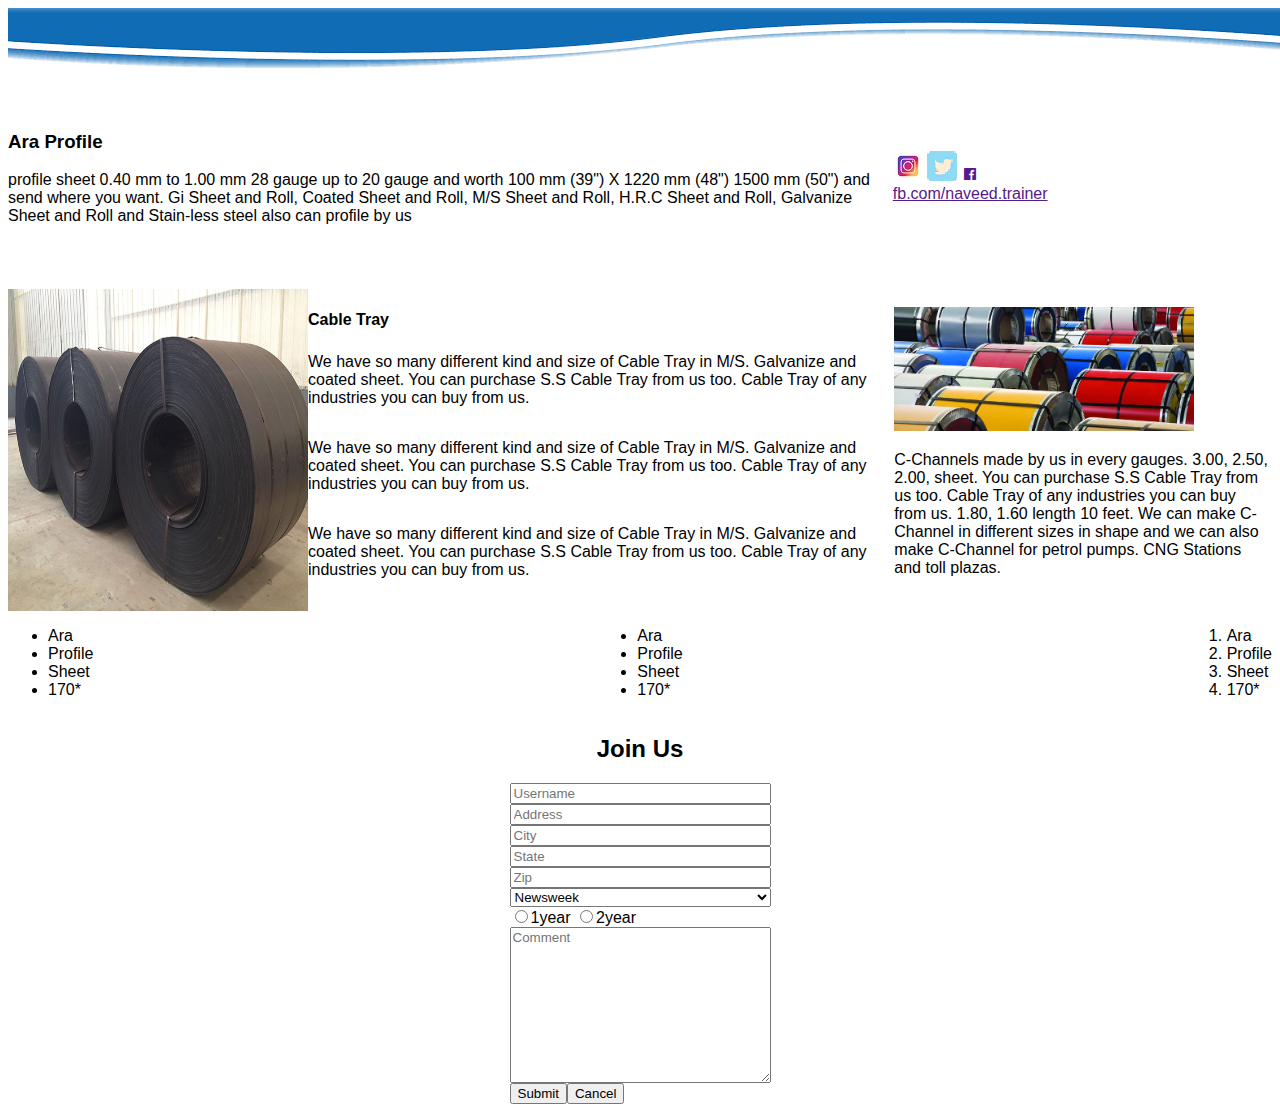
<file: SMIT BATCH 07/Assignment No 3/index.html>
<!DOCTYPE html>
<html lang="en">
<head>
    <meta charset="UTF-8">
    <meta name="viewport" content="width=device-width, initial-scale=1.0">
    <title>Document</title>
    <link rel="stylesheet" href="style.css">
    <link rel="stylesheet"
  href="https://cdn.jsdelivr.net/npm/boxicons@latest/css/boxicons.min.css">
  <!-- or -->
  <link rel="stylesheet"
  href="https://unpkg.com/boxicons@latest/css/boxicons.min.css">
</head>
<body>
    <header>
        <img src="assets/images/images_kktpq7.png" alt="">
    </header>
    <div class="section-1">
        <div class="ara-profile">
            <h3>Ara Profile</h3>
            <p>profile sheet 0.40 mm to 1.00 mm 28 gauge up to 20 gauge and worth 100 mm (39") X 1220 mm (48") 1500 mm (50") and send where you want. Gi Sheet and Roll, Coated Sheet and Roll, M/S Sheet and Roll, H.R.C Sheet and Roll, Galvanize Sheet and Roll and Stain-less steel also can profile by us</p>
        </div>
        <div class="links">
            <div class="social-media">
                <a href=""><img src="assets/images/insta_cf1rkw.jpg" alt=""></a>
            <a href=""><img src="assets/images/twiter_y8idrd.png" alt=""></a>
            <a href=""><i class='bx bxl-facebook-square'></i></a>
            </div>
            <div class="link">
                <a href="">fb.com/naveed.trainer</a>
            </div>
        </div>
    </div>
    <div class="section-2">
        <div class="col-1">
            <img src="assets/images/2_t5rcog.jpg" width="300px" alt="">
            <div class="text">
                <h4>Cable Tray</h4>
            <p>We have so many different kind and size of Cable Tray in M/S. Galvanize and coated sheet. You can purchase S.S Cable Tray from us too. Cable Tray of any industries you can buy from us.</p>
            <p>We have so many different kind and size of Cable Tray in M/S. Galvanize and coated sheet. You can purchase S.S Cable Tray from us too. Cable Tray of any industries you can buy from us.</p>
            <p>We have so many different kind and size of Cable Tray in M/S. Galvanize and coated sheet. You can purchase S.S Cable Tray from us too. Cable Tray of any industries you can buy from us.</p>
            </div>
        </div>
        <div class="col-2">
            <img src="assets/images/1_xewrnv.jpg" width="300px" alt="">
            <p>C-Channels made by us in every gauges. 3.00, 2.50, 2.00, sheet. You can purchase S.S Cable Tray from us too. Cable Tray of any industries you can buy from us.
                1.80, 1.60 length 10 feet. We can make C-Channel in different sizes in shape and we can also make C-Channel for petrol pumps. CNG Stations and toll plazas.</p>
        </div>
    </div>
    <div class="section-3">
        <div class="lists">
            <ul>
                <li>Ara</li>
                <li>Profile</li>
                <li>Sheet</li>
                <li>170*</li>
            </ul>
            <ul>
                <li>Ara</li>
                <li>Profile</li>
                <li>Sheet</li>
                <li>170*</li>
            </ul>
            <ol>
                <li>Ara</li>
                <li>Profile</li>
                <li>Sheet</li>
                <li>170*</li>
            </ol>
        </div>
    </div>
    <div class="section-4">
        <form action="">
            <h2>Join Us</h2>
            <input type="text" placeholder="Username">
            <input type="text" placeholder="Address">
            <input type="text" placeholder="City">
            <input type="text" placeholder="State">
            <input type="text" placeholder="Zip">
            <select name="" id="">
                <option value="">Newsweek</option>
            </select>
            <div class="" id="foryear">
                <input type="radio" name="foryear"><label for="">1year</label>
            <input type="radio" name="foryear"><label for="">2year</label>
            </div>
            <textarea name="Comment" placeholder="Comment" id="" cols="30" rows="10"></textarea>
            <div class="buttons">
                <button>Submit</button>
            <button>Cancel</button>
            </div>
        </form>
    </div>
</body>
</html>
</file>
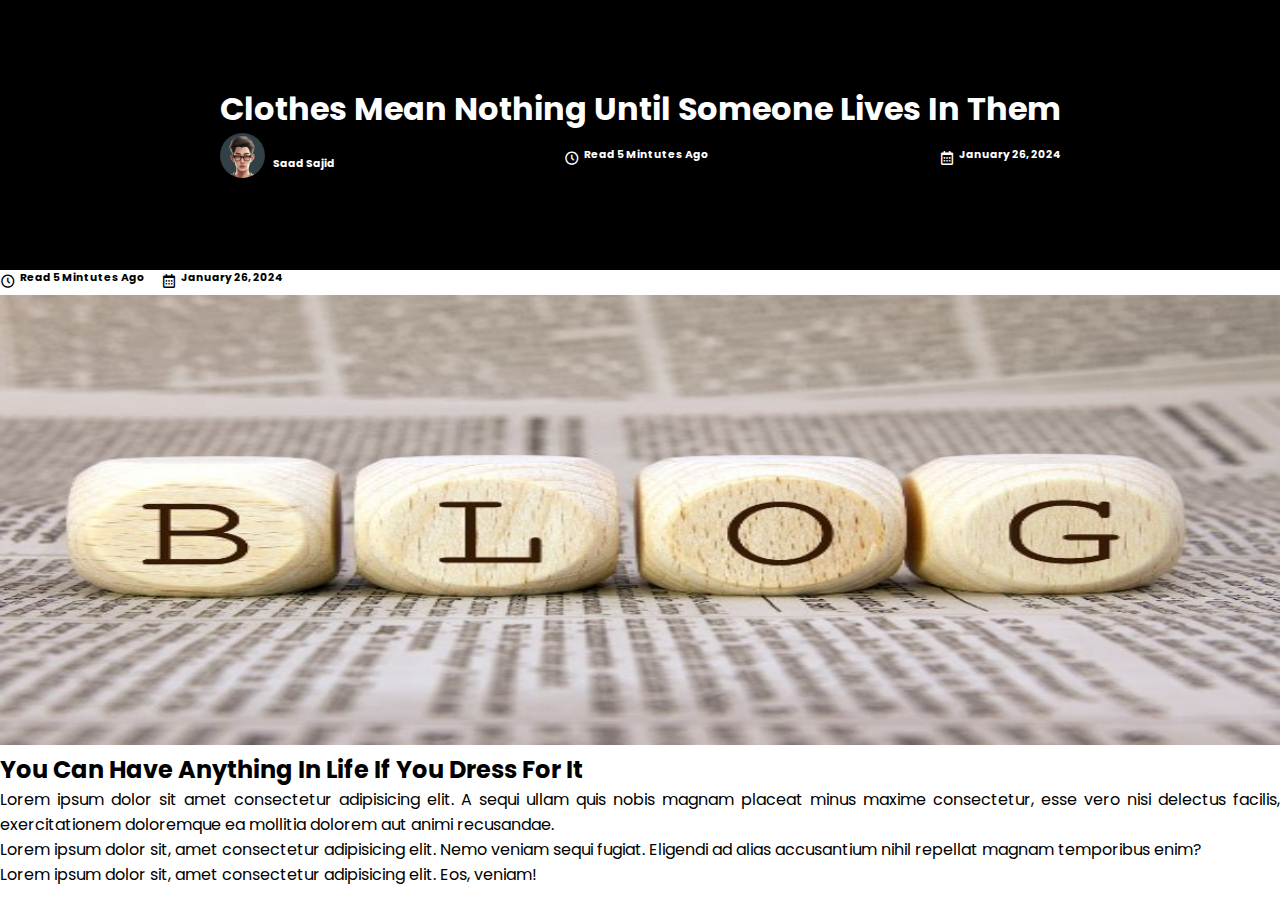
<file: SMIT BATCH 07/Assignment No 5/index.html>
<!DOCTYPE html>
<html lang="en">
<head>
    <meta charset="UTF-8">
    <meta name="viewport" content="width=device-width, initial-scale=1.0">
    <title>Document</title>
    <link rel="preconnect" href="https://fonts.googleapis.com">
    <link rel="stylesheet" href="style.css">
<link rel="preconnect" href="https://fonts.gstatic.com" crossorigin>
<link href="https://fonts.googleapis.com/css2?family=Poppins:wght@300;500;700;900&display=swap" rel="stylesheet">
<link rel="stylesheet"
href="https://cdn.jsdelivr.net/npm/boxicons@latest/css/boxicons.min.css">
<!-- or -->
<link rel="stylesheet"
href="https://unpkg.com/boxicons@latest/css/boxicons.min.css">
<link href="https://cdn.jsdelivr.net/npm/bootstrap@5.3.2/dist/css/bootstrap.min.css" rel="stylesheet" integrity="sha384-T3c6CoIi6uLrA9TneNEoa7RxnatzjcDSCmG1MXxSR1GAsXEV/Dwwykc2MPK8M2HN" crossorigin="anonymous">
</head>
<body>
    <main>
        <div class="header">
            <div class="container">
                <div class="header-heading">
                    <h1>Clothes Mean Nothing Until Someone Lives In Them</h1>
                </div>
                <div class="header-info">
                    <div class="person-info">
                        <div class="avatar">
                            <img src="assets/images/avatar.png" alt="">
                        </div>
                        <div class="person-text">
                            <h6>Saad Sajid</h6>
                        </div>
                    </div>
                    <div class="time">
                        <div>
                            <i class='bx bx-time-five'></i>
                        </div>
                        <div>
                            <h6>Read 5 Mintutes Ago </h6>
                        </div>
                    </div>
                    <div class="date">
                        <div>
                            <i class='bx bx-calendar'></i>
                        </div>
                        <div>
                            <h6>January 26, 2024</h6>
                        </div>
                    </div>
                </div>
            </div>
        </div>
        <div class="banner mt-5 mb-5">
            <div class="container">
                <div class="banner-date-time">
                    <div class="time">
                        <div>
                            <i class='bx bx-time-five'></i>
                        </div>
                        <div>
                            <h6>Read 5 Mintutes Ago </h6>
                        </div>
                    </div>
                    <div class="date">
                        <div>
                            <i class='bx bx-calendar'></i>
                        </div>
                        <div>
                            <h6>January 26, 2024</h6>
                        </div>
                    </div>
                </div>
                <div class="banner-image mt-3">
                    <img src="assets/images/banner.jpg" width="100%" alt="">
                </div>
                <div class="banner-text mt-5">
                    <h2 class="mb-3">You Can Have Anything In Life If You Dress For It</h2>
                    <p>Lorem ipsum dolor sit amet consectetur adipisicing elit. A sequi ullam quis nobis magnam placeat minus maxime consectetur, esse vero nisi delectus facilis, exercitationem doloremque ea mollitia dolorem aut animi recusandae.</p>
                    <p>Lorem ipsum dolor sit, amet consectetur adipisicing elit. Nemo veniam sequi fugiat. Eligendi ad alias accusantium nihil repellat magnam temporibus enim?</p>
                    <p>Lorem ipsum dolor sit, amet consectetur adipisicing elit. Eos, veniam!</p>
                </div>
            </div>
        </div>
        
    </main>

    <script src="https://cdn.jsdelivr.net/npm/bootstrap@5.3.2/dist/js/bootstrap.bundle.min.js" integrity="sha384-C6RzsynM9kWDrMNeT87bh95OGNyZPhcTNXj1NW7RuBCsyN/o0jlpcV8Qyq46cDfL" crossorigin="anonymous"></script>
</body>
</html>
</file>
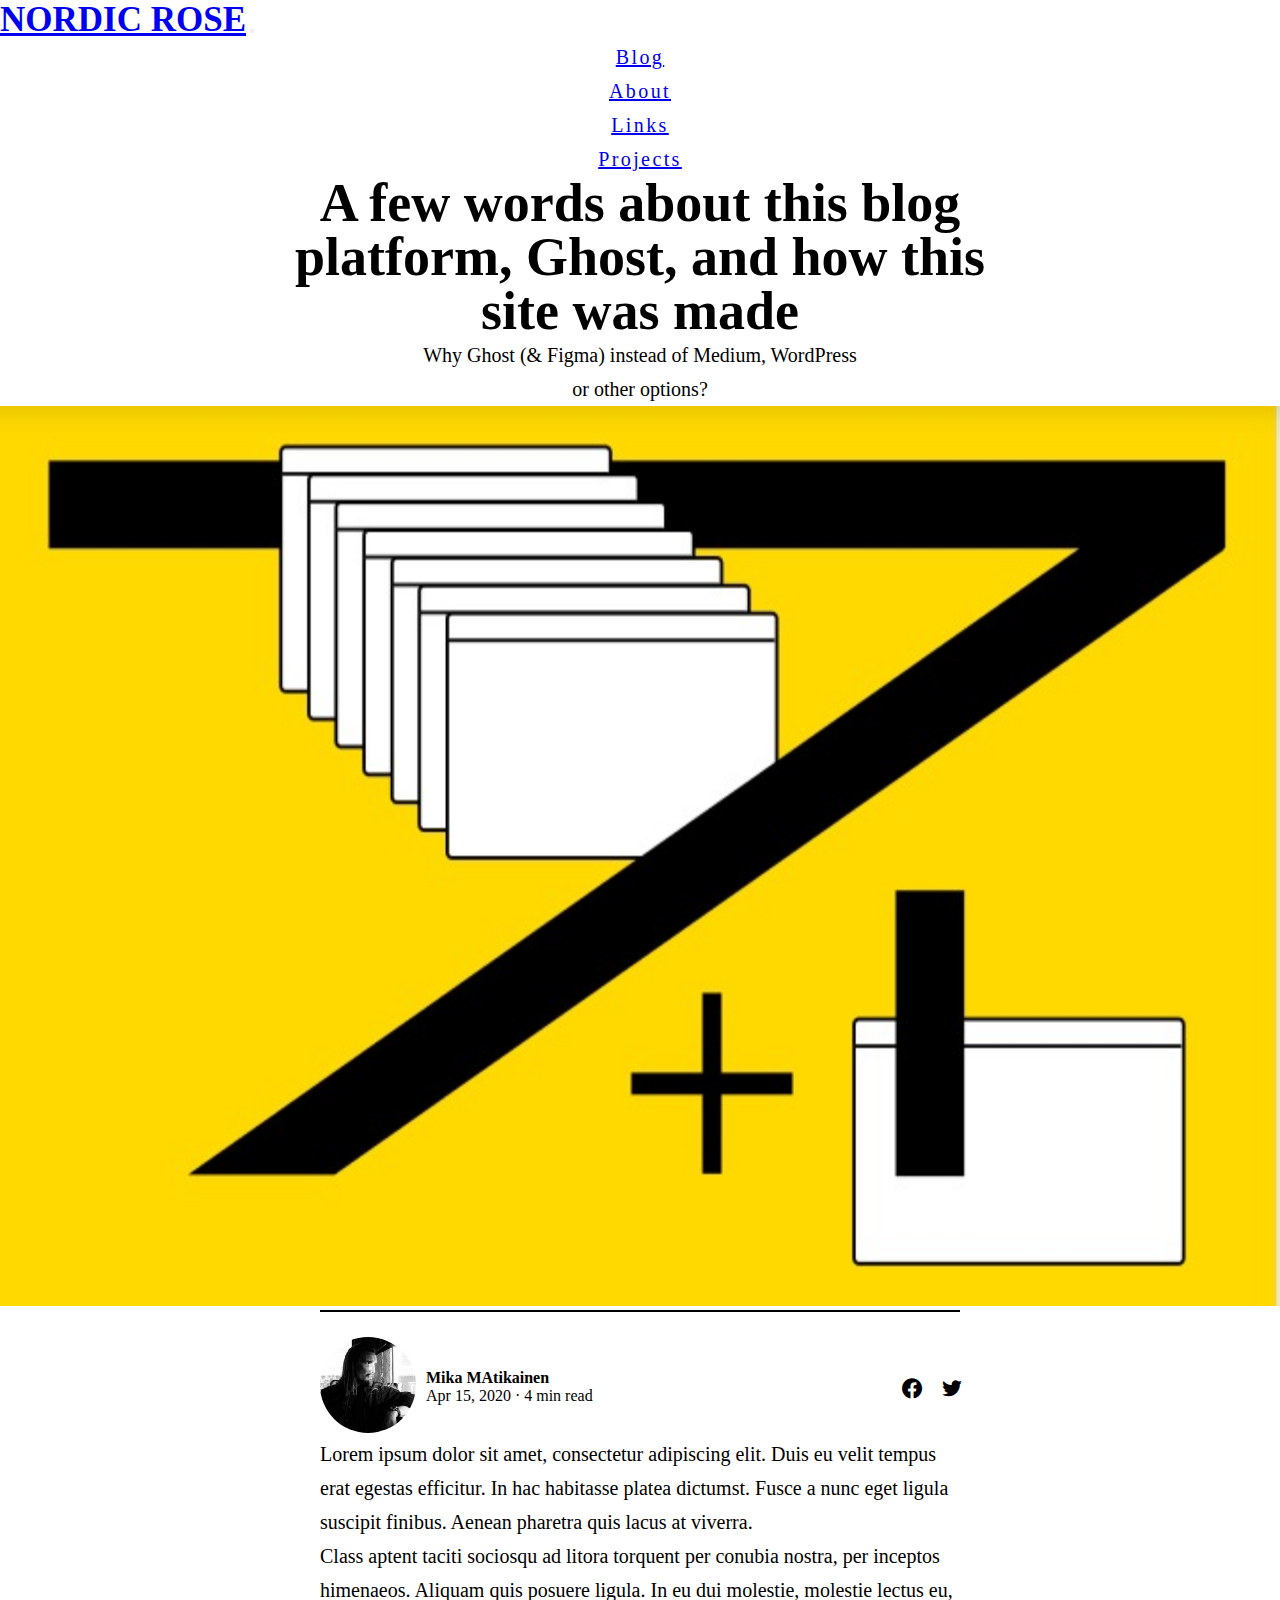
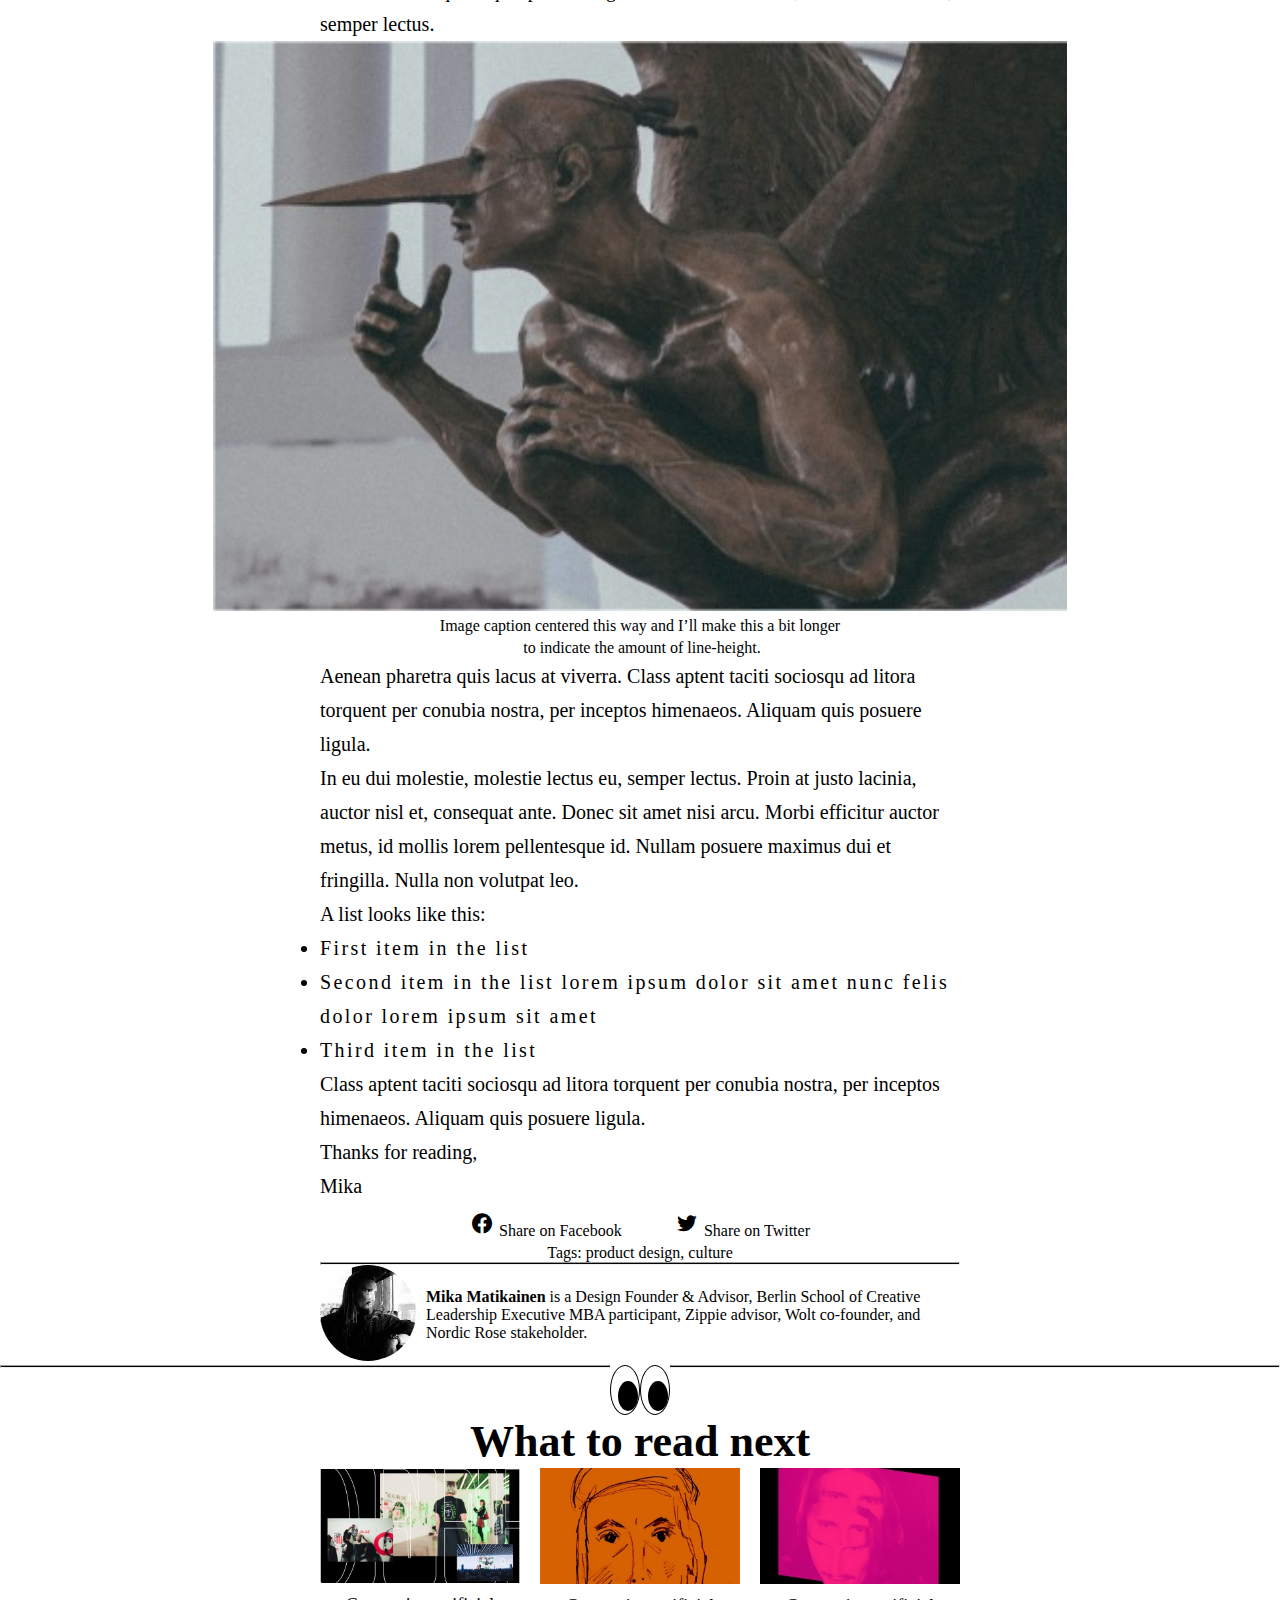
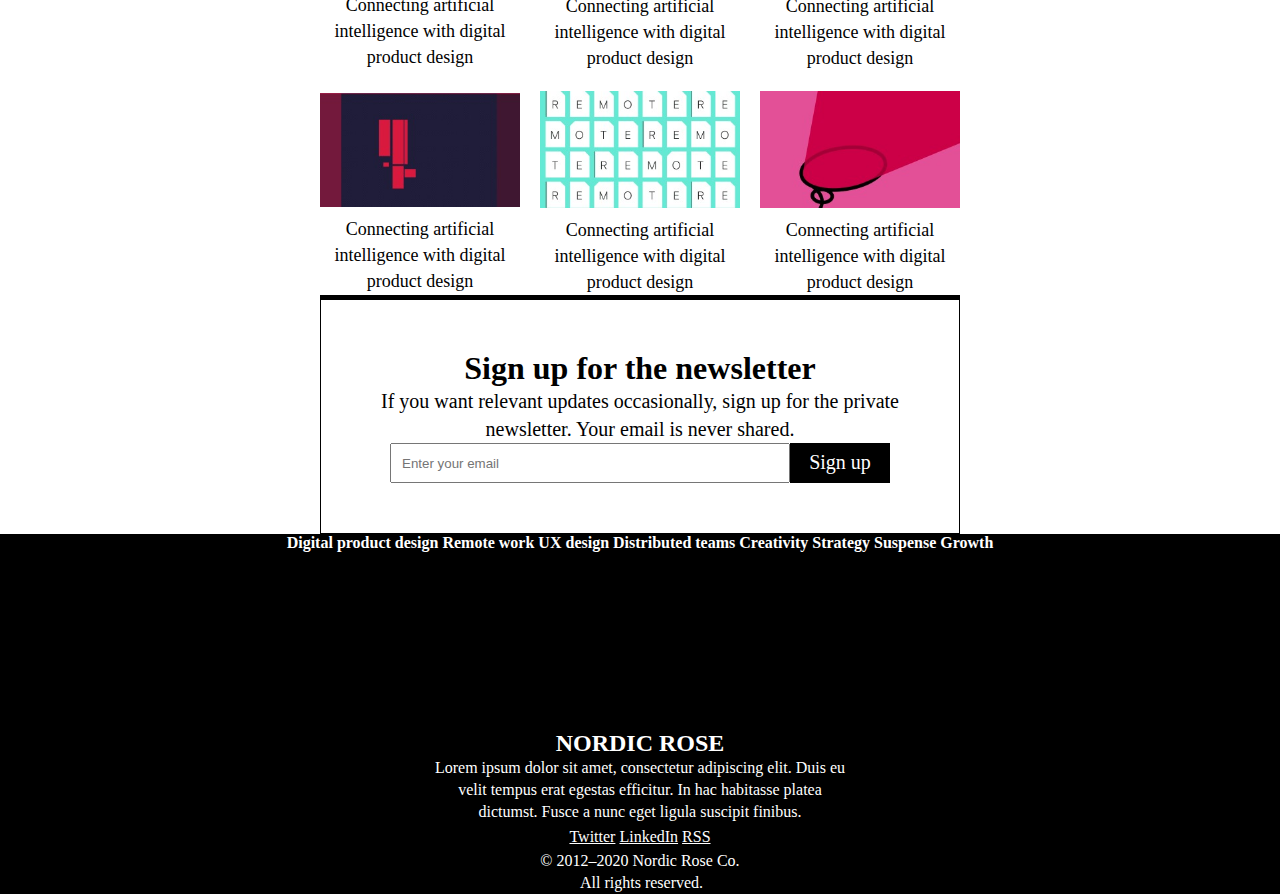
<file: SMIT BATCH 07/Assignment No 6/index.html>
<!DOCTYPE html>
<html lang="en">
<head>
    <meta charset="UTF-8">
    <meta name="viewport" content="width=device-width, initial-scale=1.0">
    <title>Document</title>
    <link rel="stylesheet" href="style.css">
    <link href="https://cdn.jsdelivr.net/npm/bootstrap@5.3.2/dist/css/bootstrap.min.css" rel="stylesheet" integrity="sha384-T3c6CoIi6uLrA9TneNEoa7RxnatzjcDSCmG1MXxSR1GAsXEV/Dwwykc2MPK8M2HN" crossorigin="anonymous">
    <link rel="stylesheet"
    href="https://cdn.jsdelivr.net/npm/boxicons@latest/css/boxicons.min.css">
    <!-- or -->
    <link rel="stylesheet"
    href="https://unpkg.com/boxicons@latest/css/boxicons.min.css">
    <style>
       
        nav .navbar-brand{
            font-size: 35px;
            font-weight: 600;
        }
        ul{
            font-family: New York Small;
            font-size: 20px;
            font-weight: 500;
            line-height: 34px;
            letter-spacing: 0.12em;
            text-align: center;

        }
     
         
   

    </style>
</head>
<body>
    <main>
        <nav class="navbar container navbar-expand-lg bg-body-tertiary">
            <div class="container-fluid">
              <a class="navbar-brand" href="#">NORDIC ROSE</a>
              <button class="navbar-toggler" type="button" data-bs-toggle="collapse" data-bs-target="#navbarSupportedContent" aria-controls="navbarSupportedContent" aria-expanded="false" aria-label="Toggle navigation">
                <span class="navbar-toggler-icon"></span>
              </button>
              <div class="collapse navbar-collapse" id="navbarSupportedContent">
                <ul class="navbar-nav ms-auto mb-2 mb-lg-0">
                  <li class="nav-item">
                    <a class="nav-link active" aria-current="page" href="#">Blog</a>
                  </li>
                  <li class="nav-item">
                    <a class="nav-link " aria-current="page" href="#">About</a>
                  </li>
                  <li class="nav-item">
                    <a class="nav-link " aria-current="page" href="#">Links</a>
                  </li>
                  <li class="nav-item">
                    <a class="nav-link " aria-current="page" href="#">Projects</a>
                  </li>
                  
                
                 
                </ul>
              
              </div>
            </div>
          </nav>
          <div class="banner mt-5">
            <div class="container">
                <h1 class="text-center">A few words about this blog <br> platform, Ghost, and how this <br> site was made</h1>
                <p>Why Ghost (& Figma) instead of Medium, WordPress <br> or other options?</p>
                <img src="assets/Banner.png.jpeg"  alt="">
            </div>
          </div>
          <div class="blogs mt-5">
            <div class="">
                <div class="blog-person-details">
                    <div class="first-person-blog">
                        <div class="blog-info">
                            <div class="blog-image">
                                <img src="assets/pesrsonblog.png" alt="">
                            </div>
                            <div class="blog-personal-info">
                                <h4>Mika MAtikainen</h4>
                                <p>Apr 15, 2020 · 4 min read</p>
                            </div>
                        </div>
                        <div class="blog-social-icons">
                            <i class='bx bxl-facebook-circle'></i>
                            <i class='bx bxl-twitter' ></i>
                        </div>
                    </div>
                    <div class="blog-para mt-5">
                        <p>Lorem ipsum dolor sit amet, consectetur adipiscing elit. Duis eu velit tempus erat egestas efficitur. In hac habitasse platea dictumst. Fusce a nunc eget ligula suscipit finibus. Aenean pharetra quis lacus at viverra.  </p>
                        <p>Class aptent taciti sociosqu ad litora torquent per conubia nostra, per inceptos himenaeos. Aliquam quis posuere ligula. In eu dui molestie, molestie lectus eu, semper lectus. </p>
                    </div>
                    <div class="blog-first-image">
                        <img src="assets/1st image.jpeg" alt="">
                        <p class="text-center mb-5">Image caption centered this way and I’ll make this a bit longer <br>  to indicate the amount of line-height. </p>
                    </div>
                    <div class="blog-para">
                        <p>Aenean pharetra quis lacus at viverra. Class aptent taciti sociosqu ad litora torquent per conubia nostra, per inceptos himenaeos. Aliquam quis posuere ligula. </p>
                        <p>In eu dui molestie, molestie lectus eu, semper lectus. Proin at justo lacinia, auctor nisl et, consequat ante. Donec sit amet nisi arcu. Morbi efficitur auctor metus, id mollis lorem pellentesque id. Nullam posuere maximus dui et fringilla. Nulla non volutpat leo.</p>
                        <p>A list looks like this:</p>
                        <ul>
                            <li>First item in the list</li>
                            <li>Second item in the list lorem ipsum dolor sit amet nunc felis dolor lorem ipsum sit amet</li>
                            <li>Third item in the list</li>
                        </ul>
                        <p>Class aptent taciti sociosqu ad litora torquent per conubia nostra, per inceptos himenaeos. Aliquam quis posuere ligula. </p>
                        <p>Thanks for reading,</p>
                        <p>Mika</p>
                    </div>
                    <div class="social-icons">
                        <div class="facebook">
                            <i class='bx bxl-facebook-circle' ></i>
                            <p>Share on Facebook</p>
                        </div>
                        <div class="facebook">
                            <i class='bx bxl-twitter' ></i>
                            <p>Share on Twitter</p>
                        </div>
                    </div>
                    <div class="tags">
                        <p>Tags: product design, culture</p>
                    </div>
                    <hr>
                    <div class="first-person-blog">
                        <div class="blog-info">
                            <div class="blog-image">
                                <img src="assets/pesrsonblog.png" alt="">
                            </div>
                            <div class="blog-personal-info">
                                <p><strong>Mika Matikainen </strong>is a Design Founder & Advisor, Berlin School of Creative Leadership Executive MBA participant, Zippie advisor, Wolt co-founder, and Nordic Rose stakeholder.  </p>
                               
                            </div>
                        </div>
                    </div>
                    <div class="section-line">
                     <div class="line">
                        <hr>
                     </div>
                        <div class="two-circles">
                            <div class="cirlce-borders">
                                <div class="black-circle"></div>
                            </div>
                            <div class="cirlce-borders">
                                <div class="black-circle"></div>
                            </div>
                        </div>
                    </div>
                    <div class="other-pictures mt-5">
                        <h2 class="mb-4">What to read next</h2>
                        <div class="gallery">
                            <div class="images">
                                <img src="assets/col1image.jpeg" alt="">
                                <p>Connecting artificial intelligence with digital product design</p>
                            </div>
                            <div class="images">
                                <img src="assets/col2image.jpeg" alt="">
                                <p>Connecting artificial intelligence with digital product design</p>
                            </div>
                            <div class="images">
                                <img src="assets/col3image.jpeg" alt="">
                                <p>Connecting artificial intelligence with digital product design</p>
                            </div>
                            <div class="images">
                                <img src="assets/col4image.jpeg" alt="">
                                <p>Connecting artificial intelligence with digital product design</p>
                            </div>
                            <div class="images">
                                <img src="assets/col5image.jpeg" alt="">
                                <p>Connecting artificial intelligence with digital product design</p>
                            </div>
                            <div class="images">
                                <img src="assets/col6image.jpeg" alt="">
                                <p>Connecting artificial intelligence with digital product design</p>
                            </div>
                        </div>
                    </div>
                    <div class="newsletter mt-5">
                        <div class="container">
                            <h1>Sign up for the newsletter</h1>
                            <p>If you want relevant updates occasionally, sign up for the private newsletter. Your email is never shared. </p>
                            <div class="signup">
                                <input type="email" name="" placeholder="Enter your email" id="">
                                <div class="signup-btn"><p>Sign up</p></div>
                            </div>
                        </div>
                    </div>
                </div>
            </div>
          </div>
          <div class="footer mt-5">
            <h4 class="mt-3">Digital product design Remote work UX design Distributed teams Creativity Strategy Suspense Growth</h4>
            <div class="footer-details">
                <h2>NORDIC ROSE</h2>
                <p>Lorem ipsum dolor sit amet, consectetur adipiscing elit. Duis eu <br>velit tempus erat egestas efficitur. In hac habitasse platea <br>dictumst. Fusce a nunc eget ligula suscipit finibus. </p>
                <div class="footer-links">
                    <a href="">Twitter</a>
                    <a href="">LinkedIn</a>
                    <a href="">RSS</a>
                </div>
                <div class="all-rights">
                    <p>© 2012–2020 Nordic Rose Co. <br>  All rights reserved. </p>
                </div>
            </div>
          </div>
          
    </main>
    <script src="https://cdn.jsdelivr.net/npm/bootstrap@5.3.2/dist/js/bootstrap.bundle.min.js" integrity="sha384-C6RzsynM9kWDrMNeT87bh95OGNyZPhcTNXj1NW7RuBCsyN/o0jlpcV8Qyq46cDfL" crossorigin="anonymous"></script>
</body>
</html>
</file>
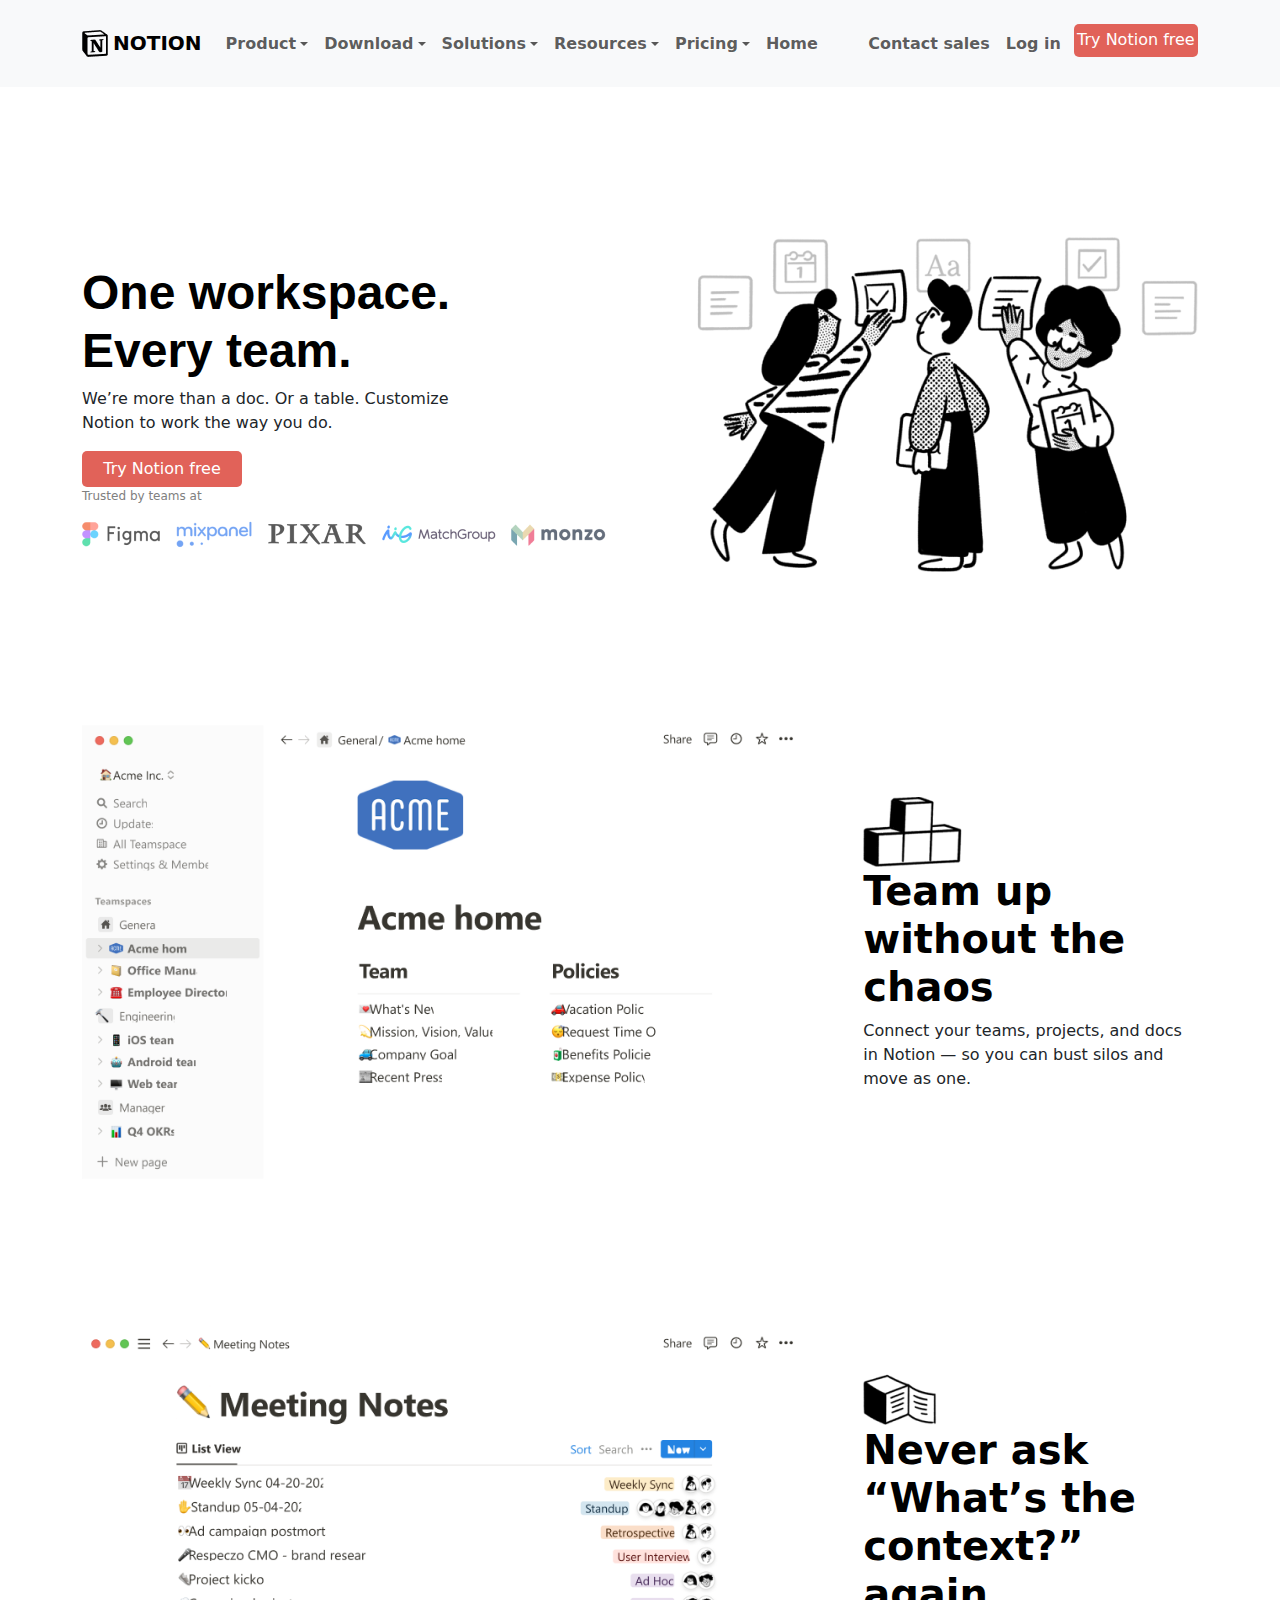
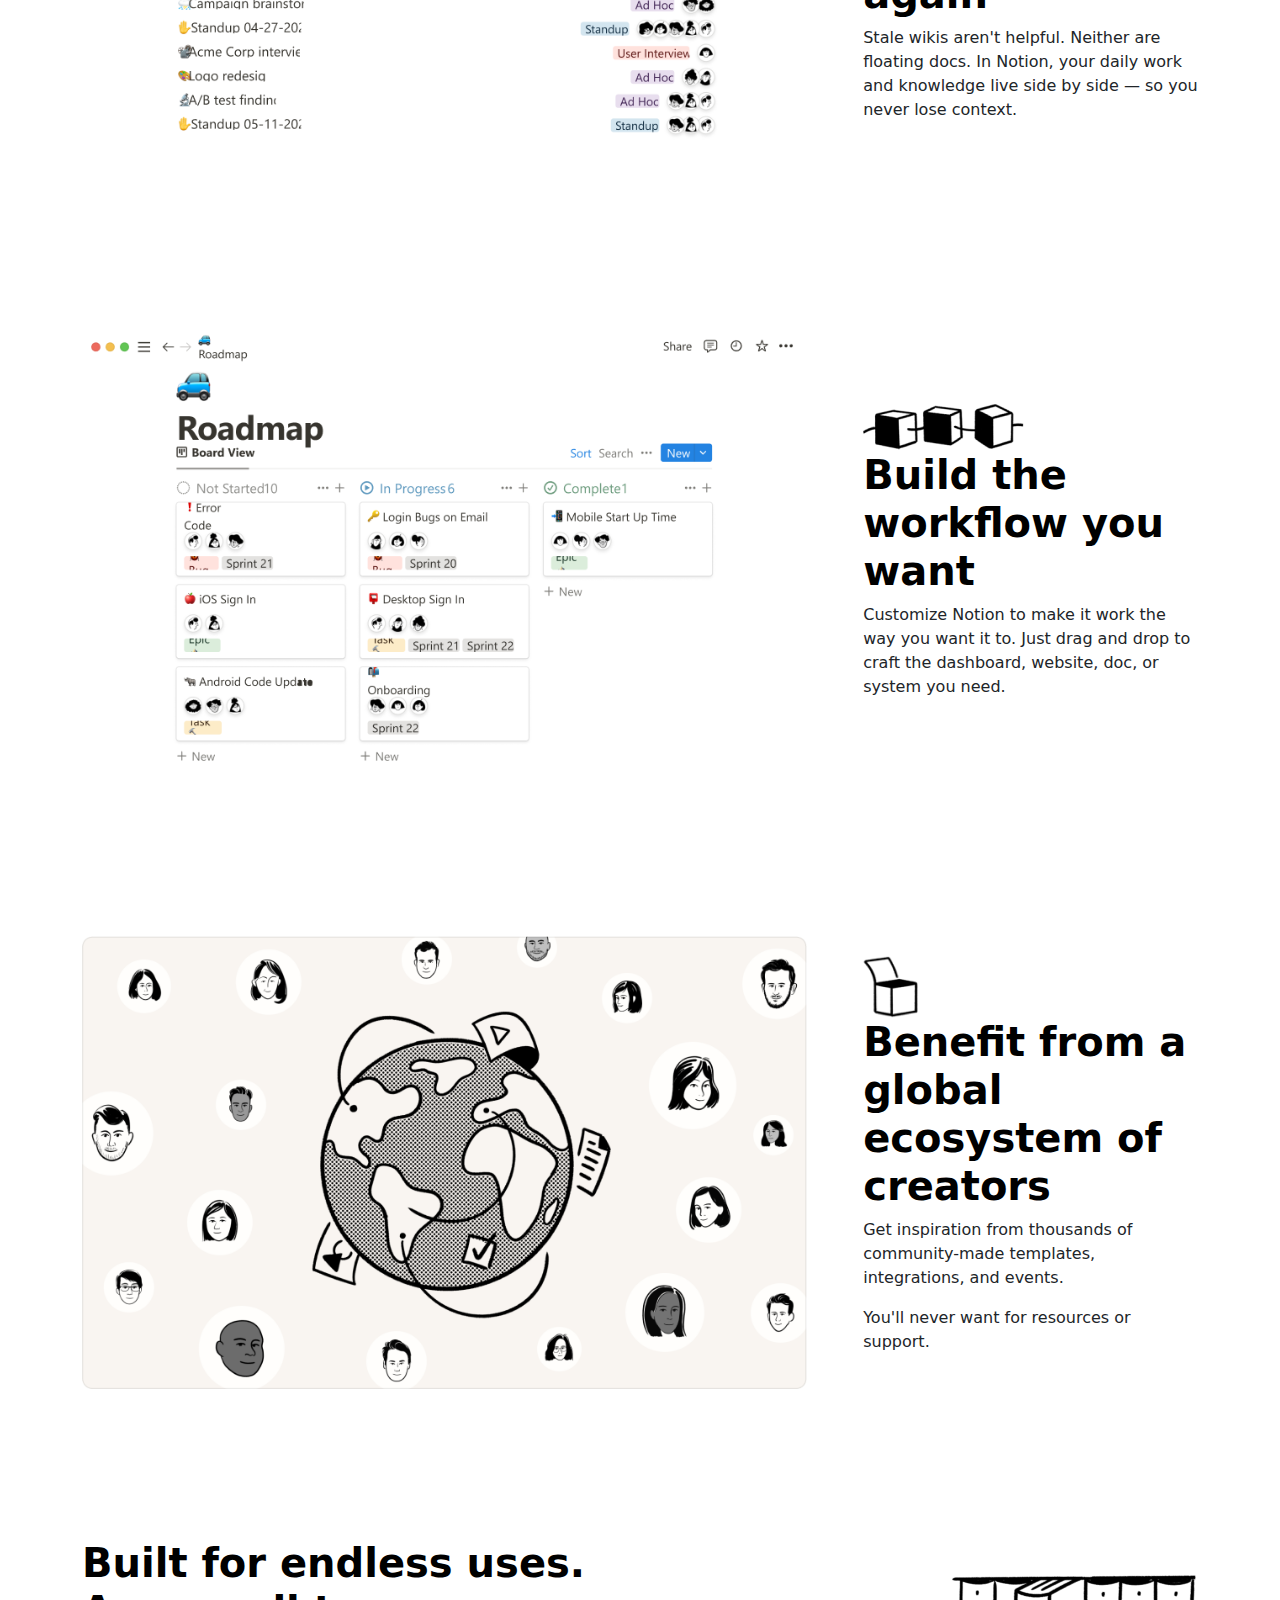
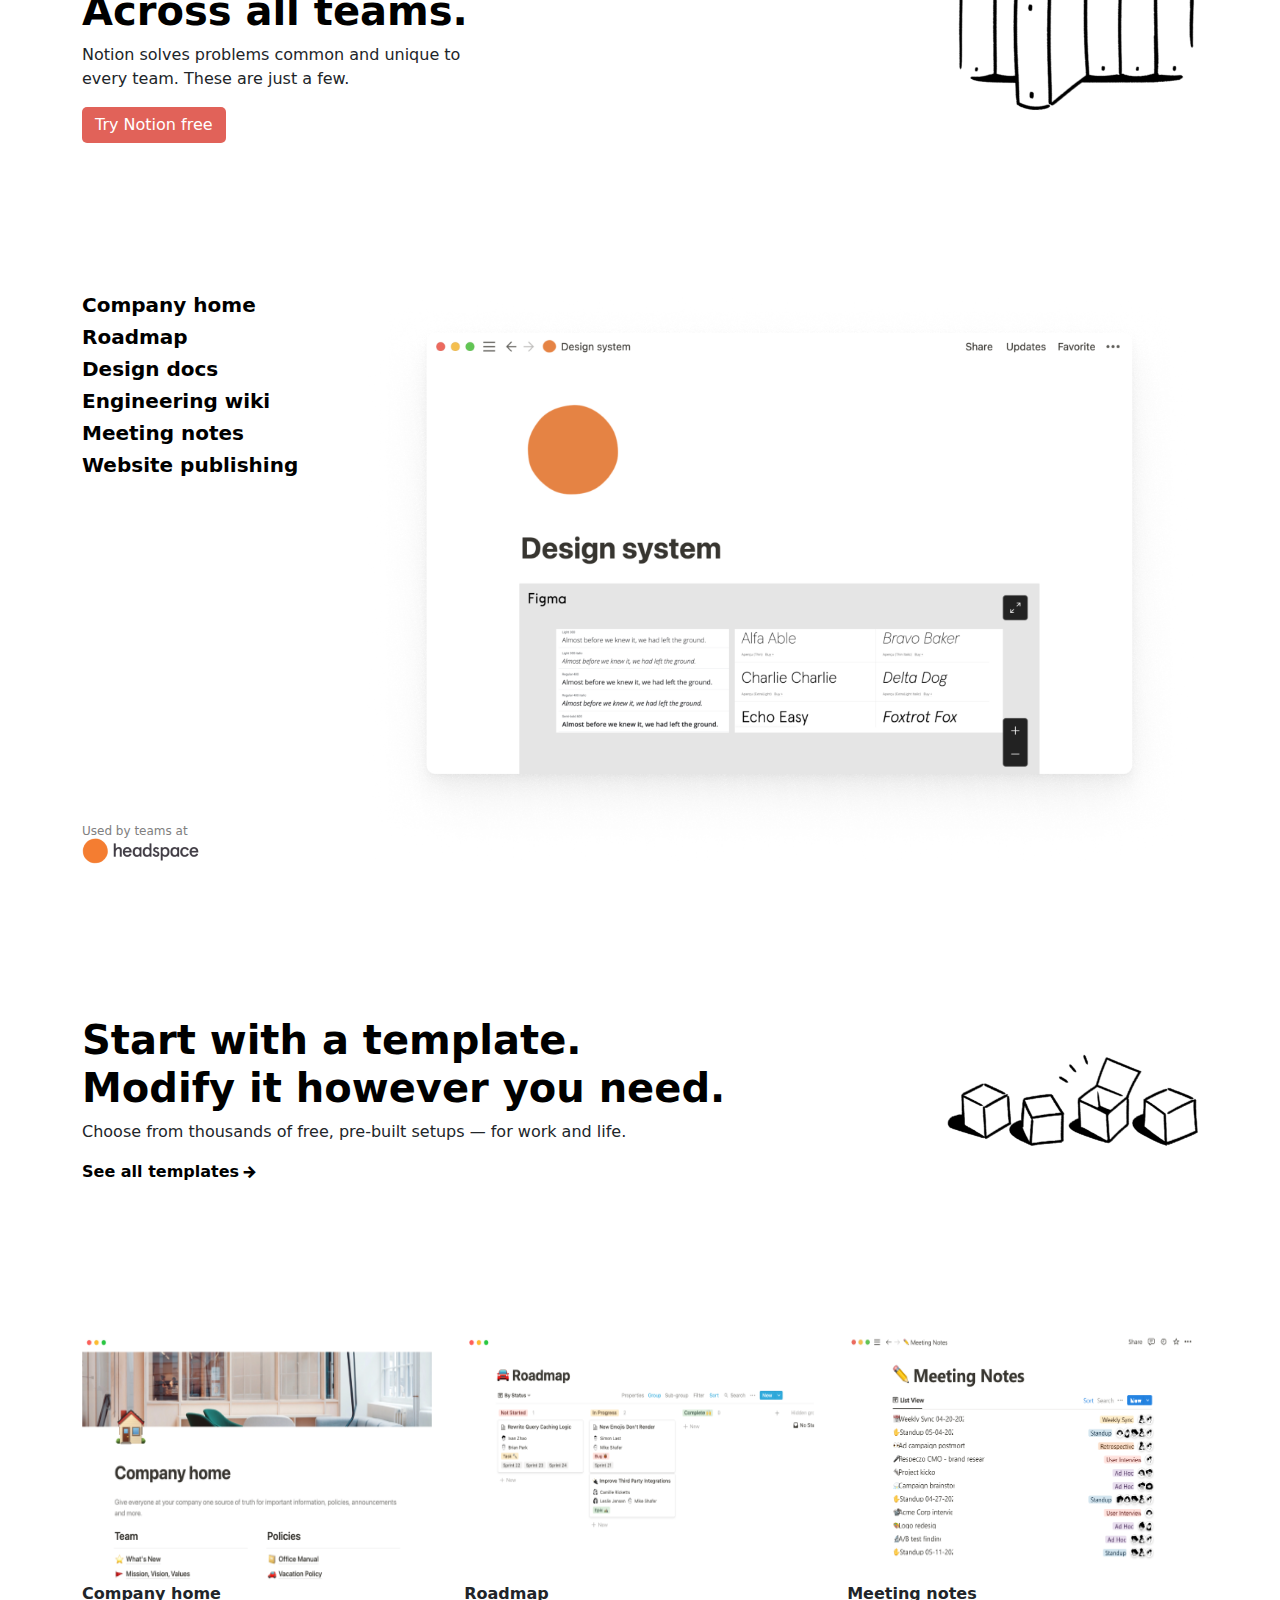
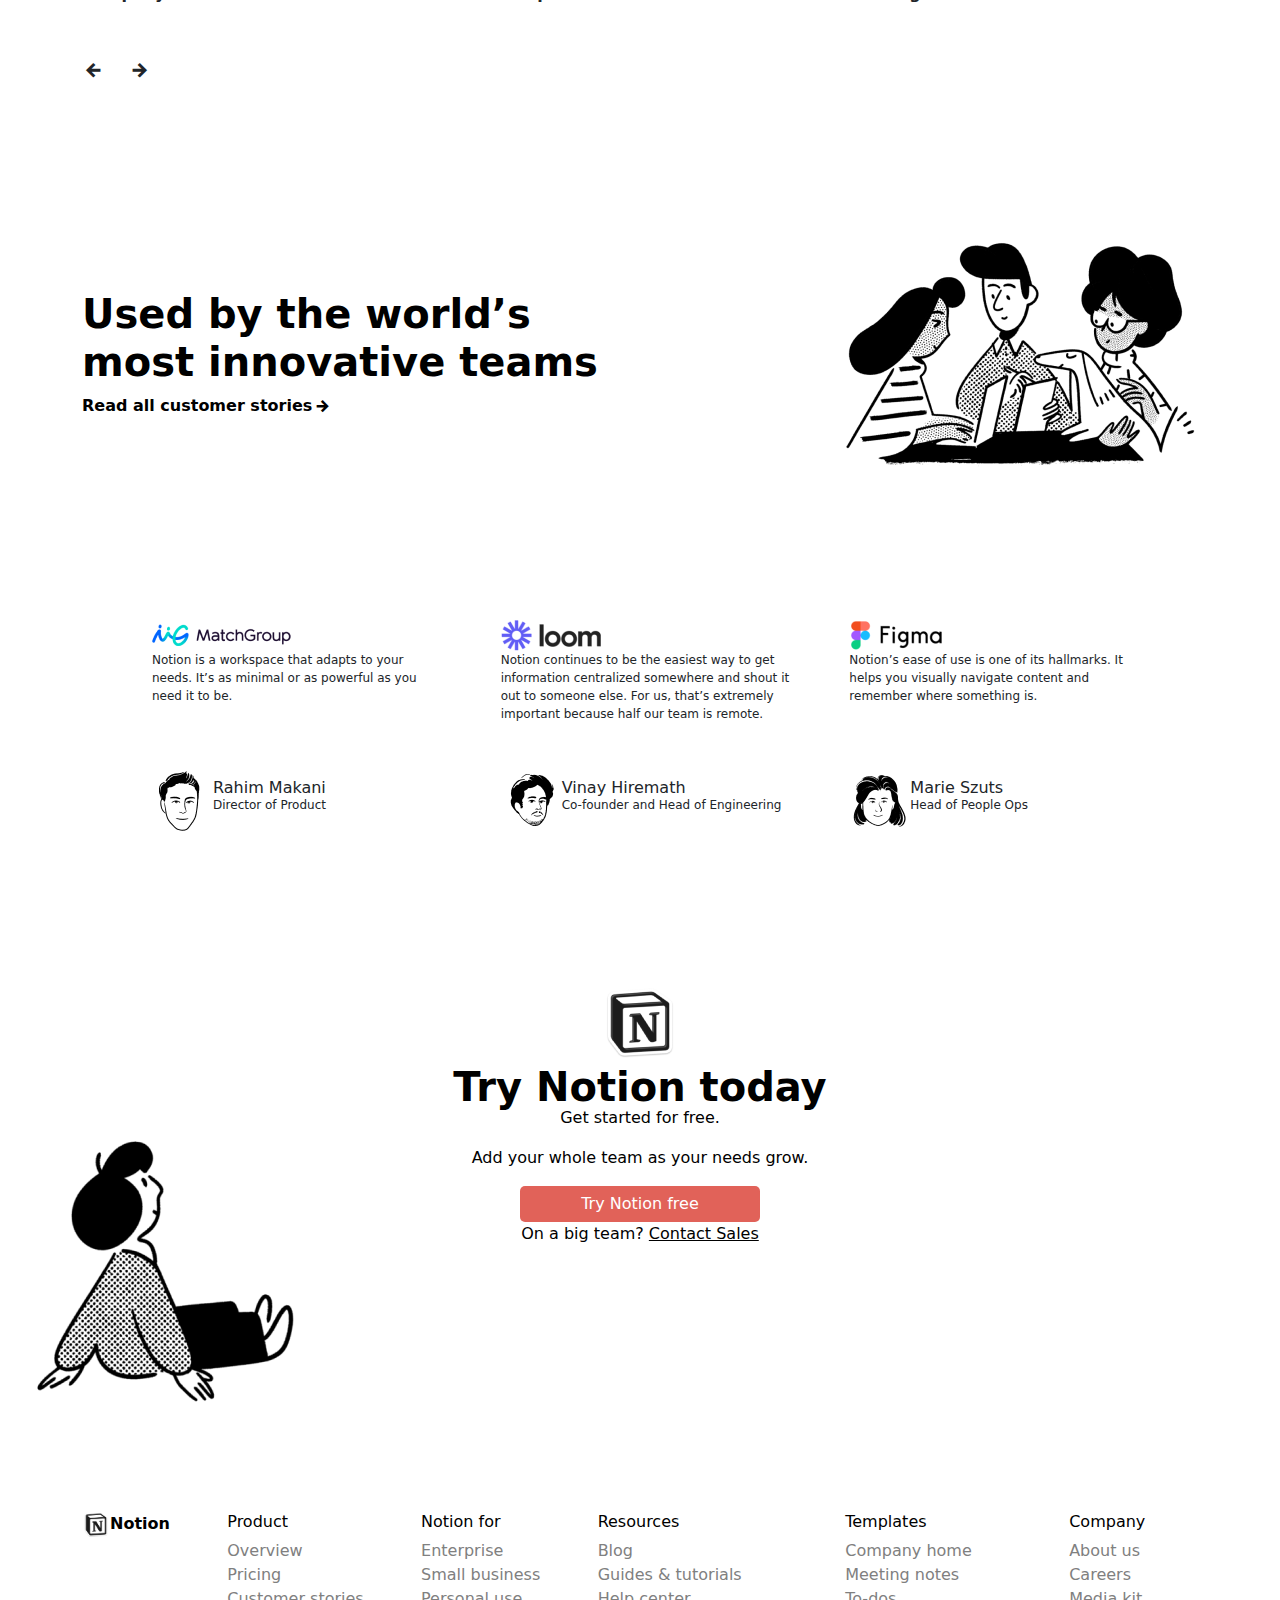
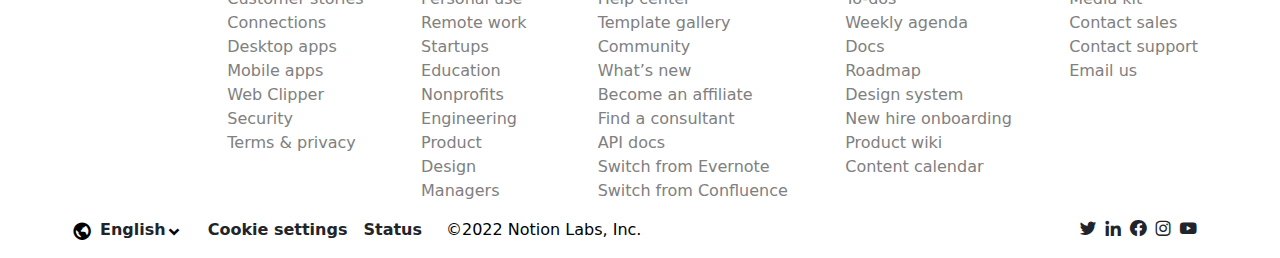
<file: SMIT BATCH 07/Assignment No 7/index.html>
<!DOCTYPE html>
<html lang="en">
<head>
    <meta charset="UTF-8">
    <meta name="viewport" content="width=device-width, initial-scale=1.0">
    <title>Document</title>
    <link rel="stylesheet" href="style.css">
    <link href="https://cdn.jsdelivr.net/npm/bootstrap@5.3.3/dist/css/bootstrap.min.css" rel="stylesheet" integrity="sha384-QWTKZyjpPEjISv5WaRU9OFeRpok6YctnYmDr5pNlyT2bRjXh0JMhjY6hW+ALEwIH" crossorigin="anonymous">
    <link rel="stylesheet"
  href="https://cdn.jsdelivr.net/npm/boxicons@latest/css/boxicons.min.css">
  <!-- or -->
  <link rel="stylesheet"
  href="https://unpkg.com/boxicons@latest/css/boxicons.min.css">
    <style>
        .nav-lists{
            display: flex;
            justify-content: space-between;
        }
        .navbar-brand{
            display: flex;
            align-items: center;
            justify-content: center;
            gap: 5px;
        }
        .navbar-brand p{
            margin-top: 15px;
            font-weight: 700;
            
        }
        .navbar-nav li a{
            display: flex;
            align-items: center;
            font-weight: 700;
        }
        .nav-button{
            gap: 5px;
        }
        .nav-button button{
            background-color: #E16259;
            outline: 0;
            border: 0;
            color: white;
            width: 124.23px;
height: 33px;
left: 73.58px;
padding: 8px, 12.6px, 9px, 13px;
border-radius: 5px;

        }
        .hero{
          display: flex;
          align-items: center;
        }
        @media (max-width: 720px){
             ul{
            display: flex;
            flex-direction: column;
            align-items: center;
            justify-content: center;
            
        }
        .nav-lists{
            display: flex;
            flex-direction: column;
        }
        .nav-button{
            display: flex;
            align-items: center;
            justify-content: space-between;
            gap: 2rem;
        }
        }
    </style>
</head>
<body>
    <nav class="navbar navbar-expand-lg bg-body-tertiary">
        <div class="container">
          <a class="navbar-brand" href="#">
            <img src="assets/images/Vector.png" alt="">
            <p>NOTION</p>
          </a>
          <button class="navbar-toggler" type="button" data-bs-toggle="collapse" data-bs-target="#navbarNavDropdown" aria-controls="navbarNavDropdown" aria-expanded="false" aria-label="Toggle navigation">
            <span class="navbar-toggler-icon"></span>
          </button>
          <div class="collapse navbar-collapse nav-lists" id="navbarNavDropdown">
            <ul class="navbar-nav">
              
              
              <li class="nav-item dropdown">
                <a class="nav-link dropdown-toggle" href="#" role="button" data-bs-toggle="dropdown" aria-expanded="false">
                    Product
                </a>
                <ul class="dropdown-menu">
                  <!-- <li><a class="dropdown-item" href="#">Action</a></li>
                  <li><a class="dropdown-item" href="#">Another action</a></li>
                  <li><a class="dropdown-item" href="#">Something else here</a></li> -->
                </ul>
              </li>
              <li class="nav-item dropdown">
                <a class="nav-link dropdown-toggle" href="#" role="button" data-bs-toggle="dropdown" aria-expanded="false">
                    Download
                </a>
                <ul class="dropdown-menu">
                  <!-- <li><a class="dropdown-item" href="#">Action</a></li>
                  <li><a class="dropdown-item" href="#">Another action</a></li>
                  <li><a class="dropdown-item" href="#">Something else here</a></li> -->
                </ul>
              </li>
              <li class="nav-item dropdown">
                <a class="nav-link dropdown-toggle" href="#" role="button" data-bs-toggle="dropdown" aria-expanded="false">
                    Solutions
                </a>
                <ul class="dropdown-menu">
                  <!-- <li><a class="dropdown-item" href="#">Action</a></li>
                  <li><a class="dropdown-item" href="#">Another action</a></li>
                  <li><a class="dropdown-item" href="#">Something else here</a></li> -->
                </ul>
              </li>
              <li class="nav-item dropdown">
                <a class="nav-link dropdown-toggle" href="#" role="button" data-bs-toggle="dropdown" aria-expanded="false">
                    Resources                </a>
                <ul class="dropdown-menu">
                  <!-- <li><a class="dropdown-item" href="#">Action</a></li>
                  <li><a class="dropdown-item" href="#">Another action</a></li>
                  <li><a class="dropdown-item" href="#">Something else here</a></li> -->
                </ul>
              </li>
              <li class="nav-item dropdown">
                <a class="nav-link dropdown-toggle" href="#" role="button" data-bs-toggle="dropdown" aria-expanded="false">
                   Pricing             </a>
                <ul class="dropdown-menu">
                  <!-- <li><a class="dropdown-item" href="#">Action</a></li>
                  <li><a class="dropdown-item" href="#">Another action</a></li>
                  <li><a class="dropdown-item" href="#">Something else here</a></li> -->
                </ul>
              </li>
              <li class="nav-item">
                <a class="nav-link " aria-current="page" href="#">Home</a>
              </li>
            </ul>
            
                <ul class="navbar-nav nav-lists">
                    <li class="nav-item">
                        <a class="nav-link " aria-current="page" href="#">Contact sales</a>
                    </li>
                
                <div class="nav-button d-flex">
                    <li class="nav-item">
                        <a class="nav-link " aria-current="page" href="#"> Log in</a>
                    </li>
                    <button>Try Notion free</button> 
                </div>
            </ul>
            
          </div>

          
        </div>
      </nav>
      <div class="hero ">
        <div class="container">
          <div class="hero-contains">
            <div class="hero-info">
              <div class="hero-info-text">
                <h1>One workspace. <br>
                  Every team.</h1>
                  <p>We’re more than a doc. Or a table. Customize <br> Notion to work the way you do.</p>
                  <button>Try Notion free</button>
              </div>
              <div class="hero-info-img">
                <div class="hero-info-img-txt">
                  <p>Trusted by teams at</p>
                </div>
                <div class="hero-info-imgs">
                  <img src="assets//images/figma-logo.png.png" alt="">
                  <img src="assets//images/mixpanel.png.png" alt="">
                  <img src="assets//images/pixar.png.png" alt="">
                  <img src="assets//images/match.png.png" alt="">
                  <img src="assets//images/monzo.png.png" alt="">
                </div>
              </div>
            </div>
            <div class="hero-image">
              <img src="assets//images/home-page-hero-refreshed-v3.png.png" alt="">
            </div>
          </div>
        </div>
      </div>
      <div class="teamup ">
        <div class="container">
          <div class="teamup-contains">
            <div class="teamup-img">
              <img width="100%" src="assets/images/div.png" alt="">
            </div>
            <div class="teamup-data">
              <div class="teamup-img">
                <img src="assets/images/spot-team-up.png.png" alt="">
              </div>
              <div class="teamup-text">
                <h1>Team up without the chaos</h1>
                <p>Connect your teams, projects, and docs in Notion — so you can bust silos and move as one.</p>
              </div>
            </div>
          </div>
        </div>
      </div>
      <div class="teamup ">
        <div class="container">
          <div class="teamup-contains">
            <div class="teamup-img">
              <img width="100%" src="assets/images/div (1).png" alt="">
            </div>
            <div class="teamup-data">
              <div class="teamup-img">
                <img src="assets/images/span.png" alt="">
              </div>
              <div class="teamup-text">
                <h1>Never ask “What’s the context?” again</h1>
                <p>Stale wikis aren't helpful. Neither are floating docs. In Notion, your daily work and knowledge live side by  side — so you never lose context.</p>
              </div>
            </div>
          </div>
        </div>
      </div>
      <div class="teamup ">
        <div class="container">
          <div class="teamup-contains">
            <div class="teamup-img">
              <img width="100%" src="assets/images/div (2).png" alt="">
            </div>
            <div class="teamup-data">
              <div class="teamup-img">
                <img src="assets/images/span (1).png" alt="">
              </div>
              <div class="teamup-text">
                <h1>Build the workflow you want</h1>
                <p>Customize Notion to make it work the way you want it to. Just drag and drop to craft the dashboard, website, doc, or system you need.</p>
              </div>
            </div>
          </div>
        </div>
      </div>
      <div class="teamup ">
        <div class="container">
          <div class="teamup-contains">
            <div class="teamup-img">
              <img width="100%" src="assets/images/div (3).png" alt="">
            </div>
            <div class="teamup-data">
              <div class="teamup-img">
                <img src="assets/images/spot-ecosystem.png.png" alt="">
              </div>
              <div class="teamup-text">
                <h1>Benefit from a global ecosystem of creators</h1>
                <p>Get inspiration from thousands of community-made templates, integrations, and events.</p>
                <p>You'll never want for resources or support.</p>
              </div>
            </div>
          </div>
        </div>
      </div>
      <div class="endless ">
        <div class="container">
          <div class="endless-contains">
            <div class="endless-info">
              <h1>Built for endless uses. <br>
                Across all teams.</h1>
                <p>Notion solves problems common and unique to <br> every team. These are just a few.</p>
                <button>Try Notion free</button>
            </div>
            <div class="endless-img">
              <img src="assets/images/span (2).png" alt="">
            </div>
          </div>
        </div>
      </div>
      <div class="design-system">
        <div class="container">
          <div class="design-contains">
            <div class="design-info">
              <div class="design-lists">
                <h5>Company home</h5>
                <h5>Roadmap</h5>
                <h5>Design docs</h5>
                <h5>Engineering wiki</h5>
                <h5>Meeting notes</h5>
                <h5>Website publishing</h5>
              </div>
              <div class="Used-by-teams-at">
                <p>Used by teams at</p>
                <img  src="assets/images/headspace.png.png" alt="">
              </div>
            </div>
            <div class="design-img">
              <img width="100%" src="assets/images/div (4).png" alt="">
            </div>
          </div>
        </div>
      </div>
      <div class="modify ">
        <div class="container">
          <div class="modify-contains">
            <div class="modify-info">
              <h1>Start with a template. <br>
                Modify it however you need.</h1>
                <p>Choose from thousands of free, pre-built setups — for work and life.</p>
                <div class="modify-templates">
                  <a href="">See all templates 
                    <i class='bx bx-right-arrow-alt'></i>
                  </a>
                  
                </div>
            </div>
            <div class="modify-img">
              <img src="assets/images/span (3).png" alt="">
            </div>
          </div>
        </div>
      </div>
      <div class="crousel ">
        <div class="container">
          <div class="crousel-contains">
            <div class="crousel-data">
              <div class="crousal-img-data">
                <img src="assets/images/Hero.jpg.png" width="100%" alt="">
                <h6>Company home</h6>
              </div>
              <div class="crousal-img-data">
                <img src="assets/images/Hero.png.png" width="100%" alt="">
                <h6>Roadmap</h6>
              </div>
              <div class="crousal-img-data">
                <img src="assets/images/div (1).png" width="100%" alt="">
                <h6>Meeting notes</h6>
              </div>
            </div>
            <div class="crousel-arrows mt-5">
              <i class='bx bx-left-arrow-alt' ></i>
              <i class='bx bx-right-arrow-alt'></i>
            </div>
          </div>
        </div>
      </div>
      <div class="innovative ">
        <div class="container">
          <div class="innovative-contains">
            <div class="innovative-info">
              <h1>Used by the world’s <br> most innovative teams</h1>
              <a href="">Read all customer stories <i class='bx bx-right-arrow-alt'></i></a>
            </div>
            <div class="innovative-img">
              <img src="assets/images/teamwork.png.png" width="100%" alt="">
            </div>
          </div>
        </div>
      </div>
      <div class="more-data ">
        <div class="container">
          <div class="more-contains">
            <div class="more1">
              <div class="more-logo">
                <img src="assets/images/match-v2.png.png" alt="">
              </div>
              <div class="more-text">
                <p>Notion is a workspace that adapts to your <br> needs. It’s as minimal or as powerful as you <br> need it to be.</p>
              </div>
              <div class="more-personal-info">
                <div class="more-avatar"><img width="100%" src="assets/images/rahim-makani.png.png" alt=""></div>
                <div class="more-info">
                  <h1>Rahim Makani</h1>
                  <p>Director of Product</p>
                </div>
              </div>
            </div>
            <div class="more1">
              <div class="more-logo">
                <img src="assets/images/loom.png.png" alt="">
              </div>
              <div class="more-text">
                <p>Notion continues to be the easiest way to get <br> information centralized somewhere and shout it <br> out to someone else. For us, that’s extremely <br> important because half our team is remote.</p>
              </div>
              <div class="more-personal-info">
                <div class="more-avatar"><img  width="100%" src="assets/images/vinay-hiremath.png.png" alt=""></div>
                <div class="more-info">
                  <h1>Vinay Hiremath</h1>
                  <p>Co-founder and Head of Engineering</p>
                </div>
              </div>
            </div>
            <div class="more1">
              <div class="more-logo">
                <img src="assets/images/figma.png.png" alt="">
              </div>
              <div class="more-text">
                <p>Notion’s ease of use is one of its hallmarks. It <br> helps you visually navigate content and <br> remember where something is.</p>
              </div>
              <div class="more-personal-info">
                <div class="more-avatar"><img  width="100%" src="assets/images/span (4).png" alt=""></div>
                <div class="more-info">
                  <h1>Marie Szuts</h1>
                  <p>Head of People Ops</p>
                </div>
              </div>
            </div>
            
          </div>
        </div>
      </div>
      <div class="notion-today ">
        <div class="container">
          <div class="notion-today-contains">
            <div class="notion-logo">
              <img width="100%" src="assets/images/notion-app-icon-3d.png.png" alt="">
            </div>
            <div class="notion-info">
              <h1>Try Notion today</h1>
              <p>Get started for free.
              </p>
              <p>Add your whole team as your needs grow.</p>
              <button>Try Notion free</button>
              <p>On a big team? <a href="">Contact Sales</a></p>
            </div>
            <div class="notion-img">
              <img width="100%" src="assets/images/sitting-character.png.png" alt="">
            </div>
          </div>
        </div>
      </div>
      <div class="footer">
        <div class="container">
          <div class="footer-contains">
            <div class="footer-col-1">
              <div class="footer-col-logo">
                <img  src="assets/images/notion-app-icon-3d.png.png" alt="">
                <p>Notion</p>
              </div>
            </div>
            <div class="footer-col-2">
              <h4>Product</h4>
              <a href="">Overview</a>
              <a href="">Pricing</a>
              <a href="">Customer stories</a>
              <a href="">Connections</a>
              <a href="">Desktop apps</a>
              <a href="">Mobile apps</a>
              <a href="">Web Clipper</a>
              <a href="">Security</a>
              <a href="">Terms & privacy</a>
            </div>
            <div class="footer-col-2">
              <h4>Notion for</h4>
              <a href="">Enterprise</a>
              <a href="">Small business</a>
              <a href="">Personal use</a>
              <a href="">Remote work</a>
              <a href="">Startups</a>
              <a href="">Education</a>
              <a href="">Nonprofits</a>
              <a href="">Engineering</a>
              <a href="">Product</a>
              <a href="">Design</a>
              <a href="">Managers</a>
            </div>
            <div class="footer-col-2">
              <h4>Resources</h4>
              <a href="">Blog</a>
              <a href="">Guides & tutorials</a>
              <a href="">Help center</a>
              <a href="">Template gallery</a>
              <a href="">Community</a>
              <a href="">What’s new</a>
              <a href="">Become an affiliate</a>
              <a href="">Find a consultant</a>
              <a href="">API docs</a>
              <a href="">Switch from Evernote</a>
              <a href="">Switch from Confluence</a>
            </div>
            <div class="footer-col-2">
              <h4>Templates</h4>
              <a href="">Company home</a>
              <a href="">Meeting notes</a>
              <a href="">To-dos</a>
              <a href="">Weekly agenda</a>
              <a href="">Docs</a>
              <a href="">Roadmap</a>
              <a href="">Design system</a>
              <a href="">New hire onboarding</a>
              <a href="">Product wiki</a>
              <a href="">Content calendar</a>
            </div>
            <div class="footer-col-2">
              <h4>Company</h4>
              <a href="">About us</a>
              <a href="">Careers</a>
              <a href="">Media kit</a>
              <a href="">Contact sales</a>
              <a href="">Contact support</a>
              <a href="">Email us</a>
            </div>
          </div>
        </div>
      </div>
      <div class="footer-end ">
        <div class="container">
          <div class="footer-end-contains">
            <div class="footer-end-left">
              <div class="lang">
                <i class='bx bx-world'></i>
                <p>English</p>
                <i class='bx bx-chevron-down' ></i>
              </div>
              <div class="cookie">
                <p>Cookie settings</p>
                <p>Status</p>
              </div>
              <div class="copy-right">
                <p>©2022 Notion Labs, Inc.</p>
              </div>
            </div>
            <div class="footer-end-right">
              <i class='bx bxl-twitter' ></i>
              <i class='bx bxl-linkedin' ></i>
              <i class='bx bxl-facebook-circle' ></i>
              <i class='bx bxl-instagram' ></i>
              <i class='bx bxl-youtube' ></i>
            </div>
          </div>
        </div>
      </div>
    <script src="https://cdn.jsdelivr.net/npm/bootstrap@5.3.3/dist/js/bootstrap.bundle.min.js" integrity="sha384-YvpcrYf0tY3lHB60NNkmXc5s9fDVZLESaAA55NDzOxhy9GkcIdslK1eN7N6jIeHz" crossorigin="anonymous"></script>
</body>
</html>
</file>
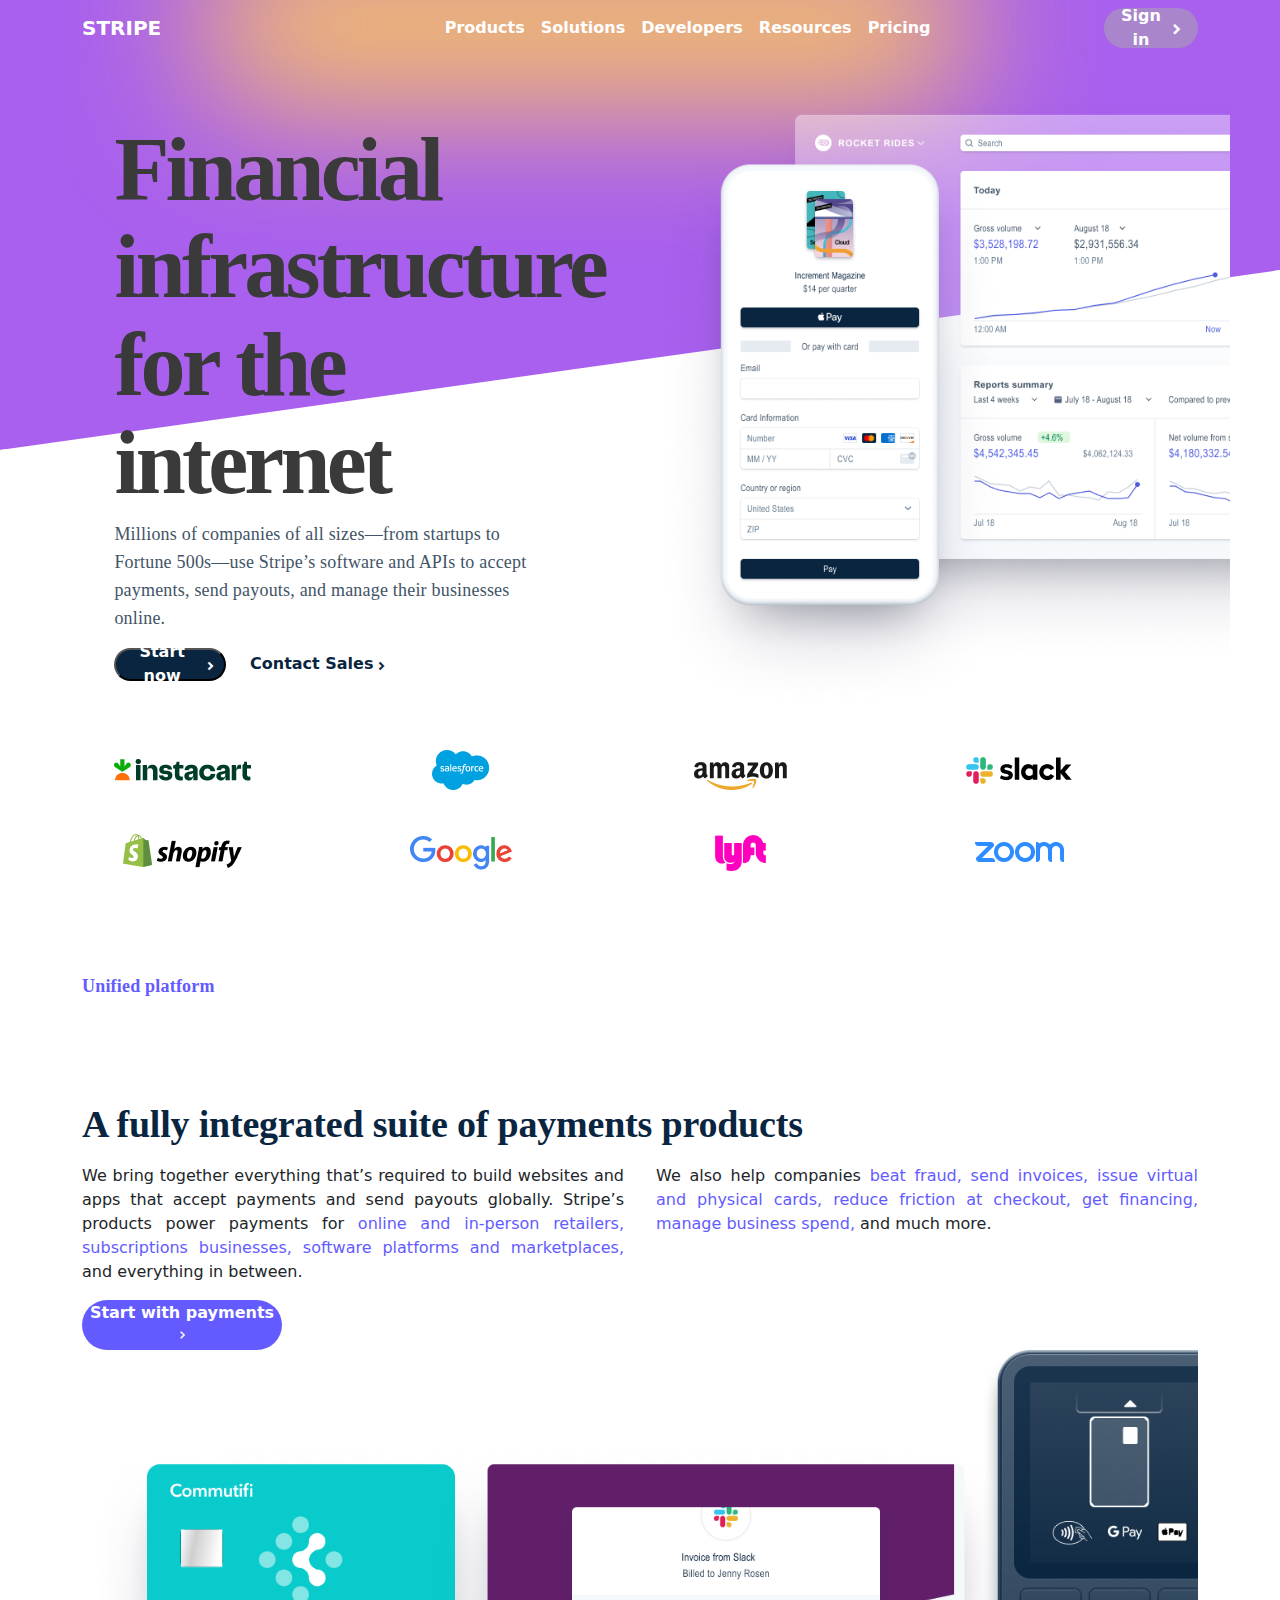
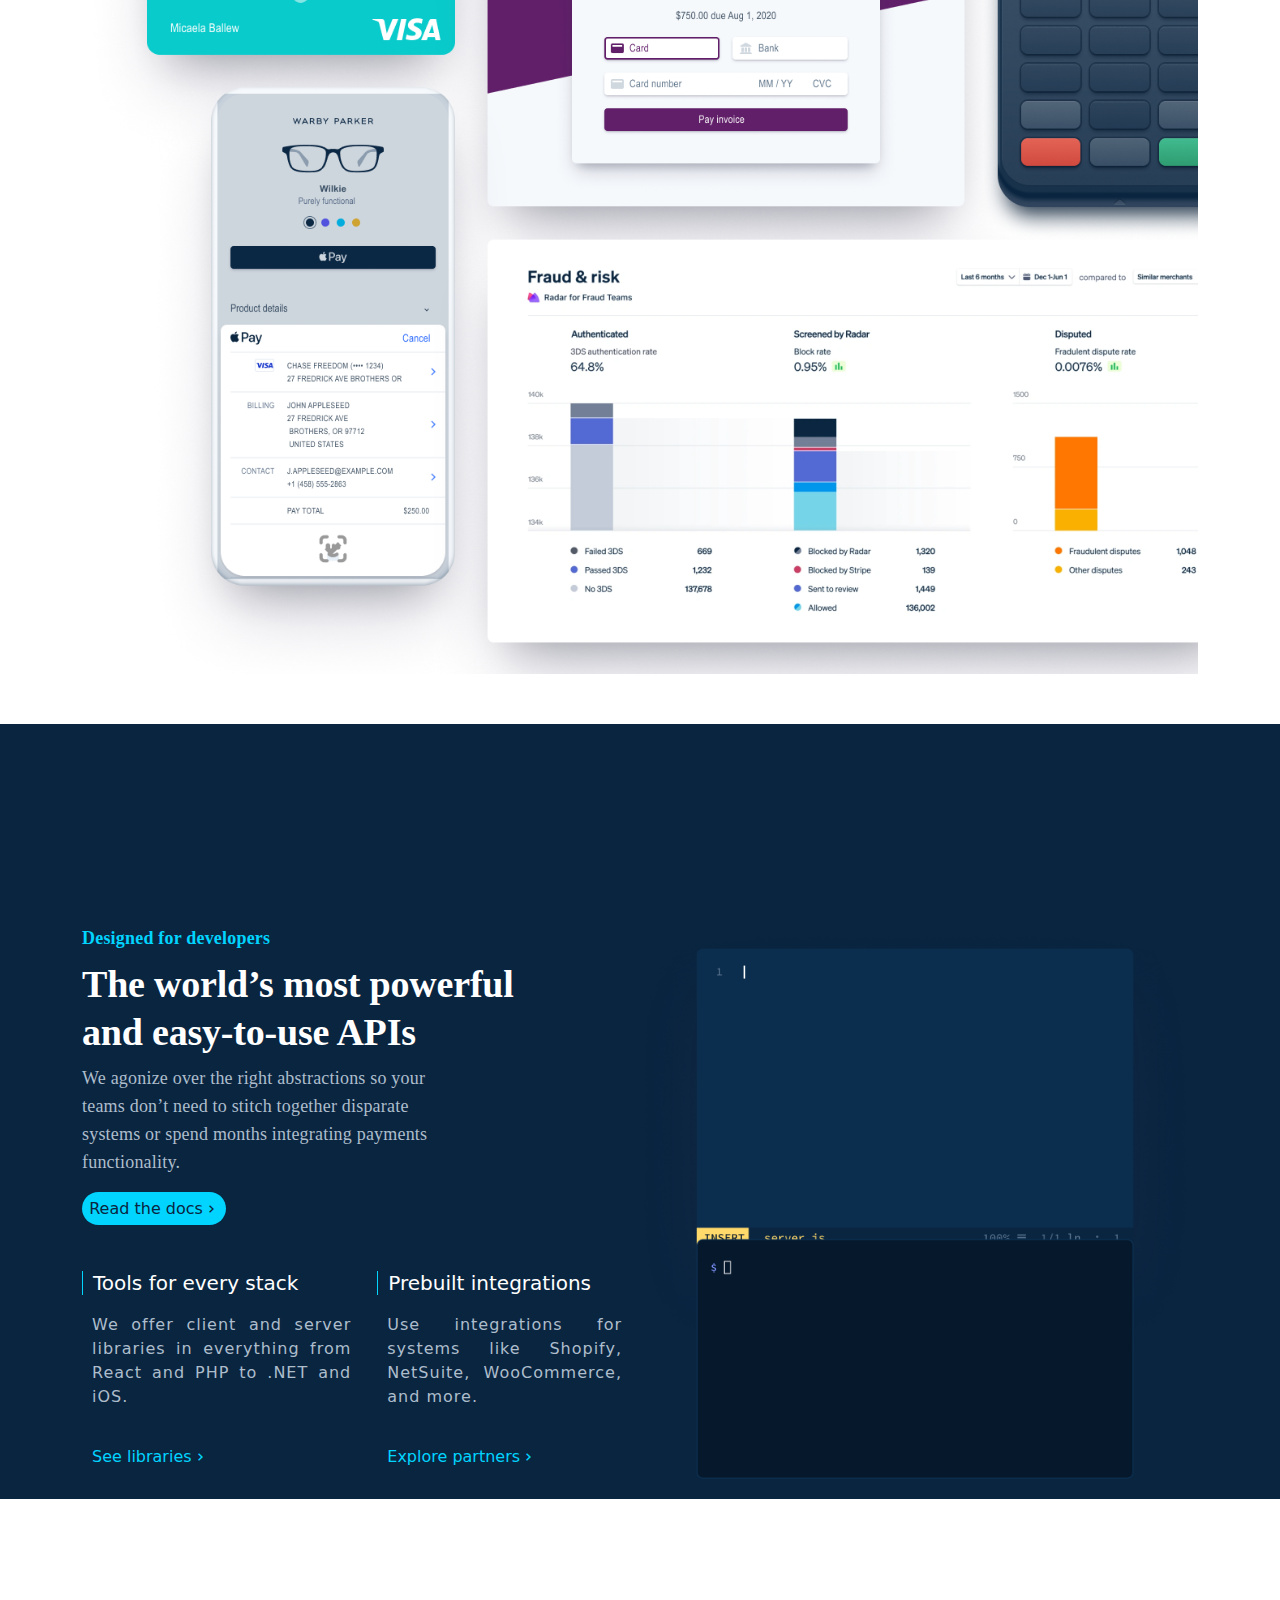
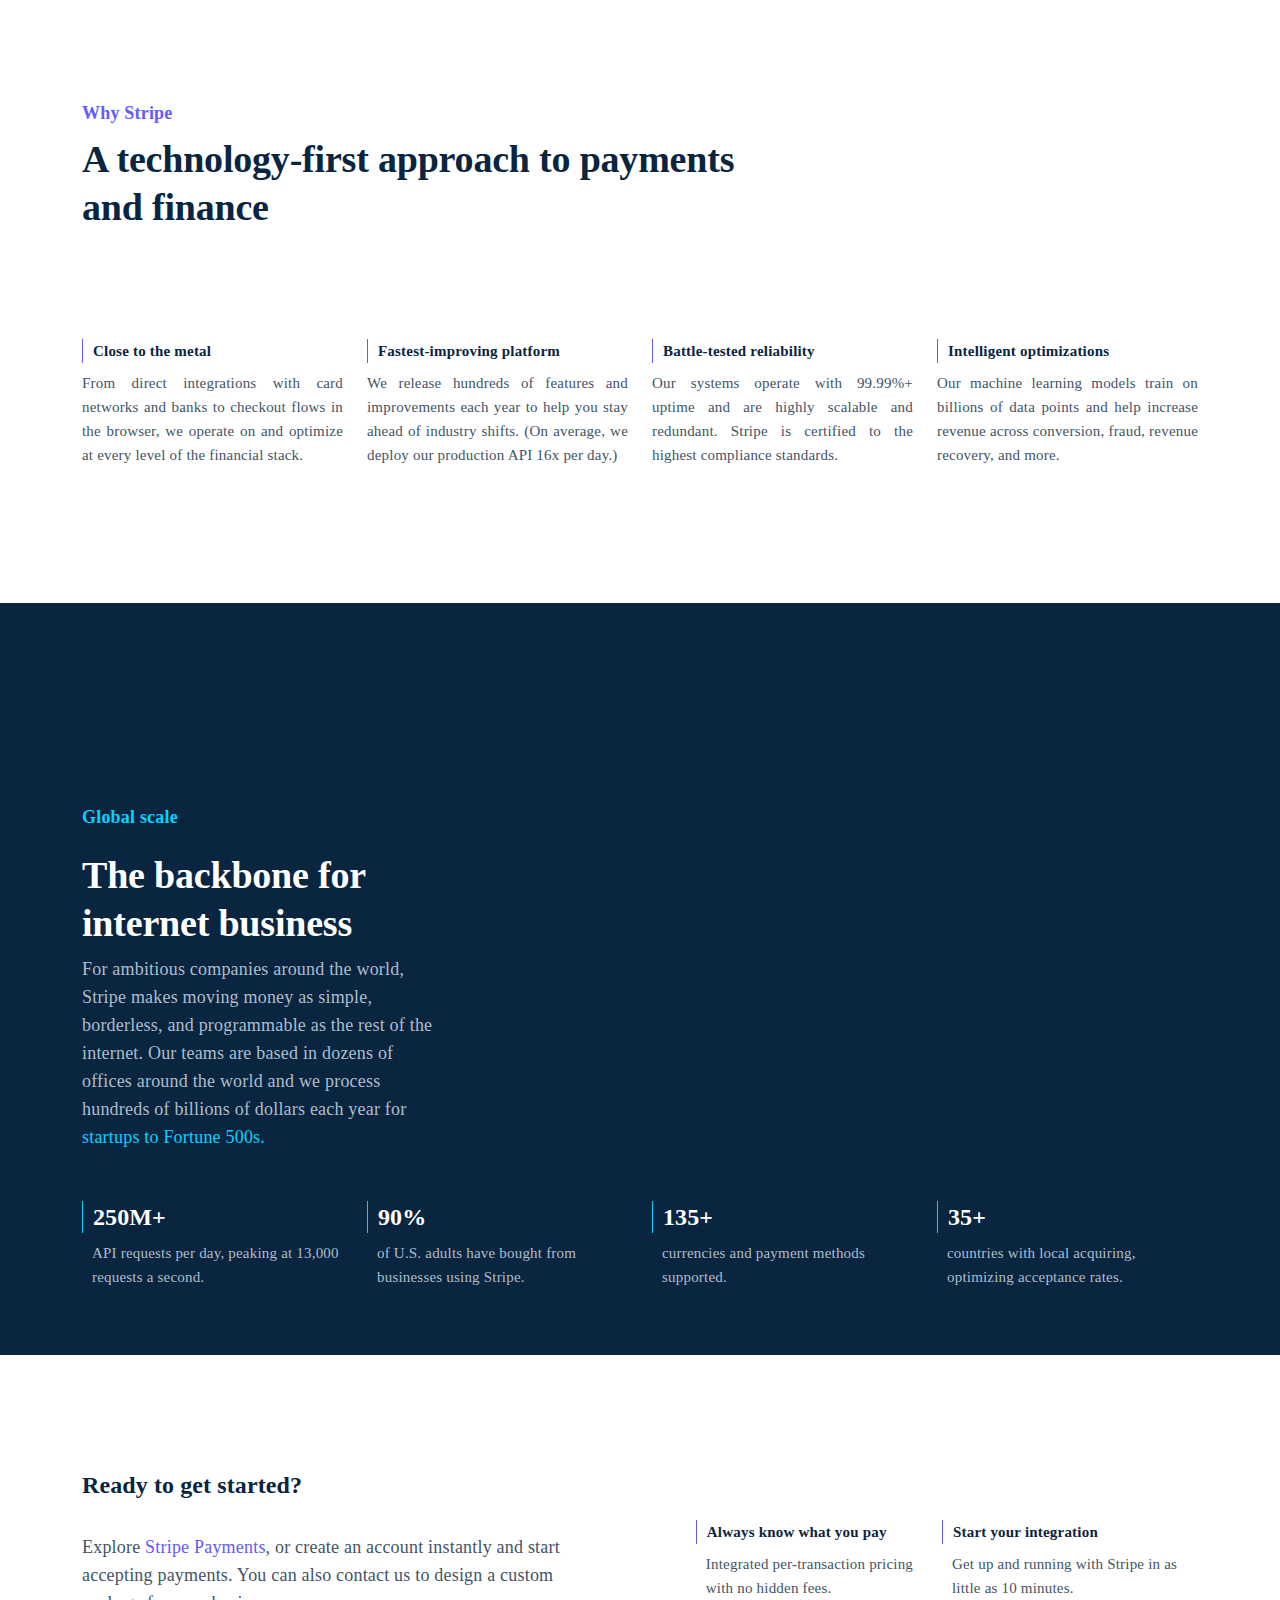
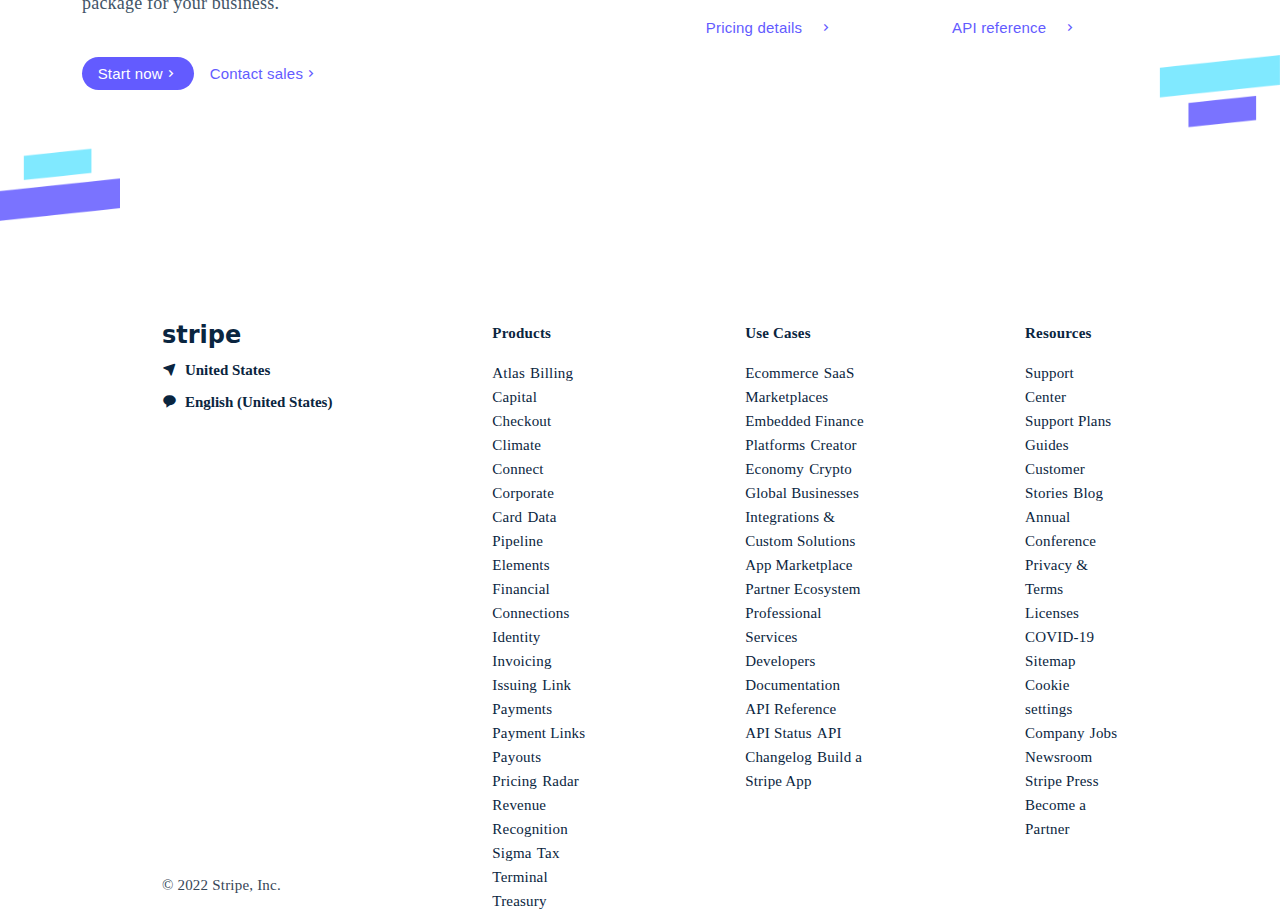
<file: SMIT BATCH 07/Assignment No 8/index.html>
<!DOCTYPE html>
<html lang="en">
<head>
    <meta charset="UTF-8">
    <meta name="viewport" content="width=device-width, initial-scale=1.0">
    <title>STRIPE</title>
    <link rel="stylesheet" href="style.css">
    <link href="https://cdn.jsdelivr.net/npm/bootstrap@5.3.3/dist/css/bootstrap.min.css" rel="stylesheet" integrity="sha384-QWTKZyjpPEjISv5WaRU9OFeRpok6YctnYmDr5pNlyT2bRjXh0JMhjY6hW+ALEwIH" crossorigin="anonymous">
    <link rel="stylesheet"
    href="https://cdn.jsdelivr.net/npm/boxicons@latest/css/boxicons.min.css">
    <!-- or -->
    <link rel="stylesheet"
    href="https://unpkg.com/boxicons@latest/css/boxicons.min.css">
</head>
<style>
    .navbar{
        top: 0;
        position: absolute;
        width: 100%;
        background-color: transparent;
        color: white;
    }
    .navbar-brand{
        color: white;
        font-weight: 700;
    }
    .navbar-nav li a{
        color: white;
        font-weight: 600;
    }
    .navbar-nav li a:hover{
        color: red;
    }
    .navbar-button button{
        background-color: rgba(169, 169, 169, 0.5); /* Grey color with transparency */
        
        color: white;
        width: 94.31px;
height: 40px;
top: 17.5px;
left: 969.69px;
gap: 0px;
border-radius: 30px;
border: none;
outline: none;
display: flex;
align-items: center;
justify-content: center;
transition: 0.5s ;
font-weight: 600;
    }
    .navbar-button button i{
        margin-top: 2px;
        font-size: 20px;
        font-weight: 700;
    }
    .navbar-button button:hover{
        background-color: rgba(169, 169, 169, 0.5); /* Grey color with transparency */
        width: 125px;
        gap: 30px;
        overflow: hidden;
        /* justify-content: space-between; */
    }
    .navbar-collapse{
      position: relative;
    }
    .navbar-button{
      position: absolute;
      right: 0;
    }
    @media (max-width: 720px){
    .hero-left h1 {
        color: #3A3A3A;
        /* font-family: HelveticaNeueCyr; */
        font-size: 50px;
        font-weight: 700;
        line-height: 1;
        letter-spacing: -3.759999990463257px;
        text-align: left;
        
    }
  
    .hero-left p {
    color: #425466;
    /* font-family: HelveticaNeueCyr; */
    font-size: 20px;
    font-weight: 400;
    line-height: 20px;
    letter-spacing: 0.20000000298023224px;
    text-align: left;
    /* text-align: justify; */
}
.buttons button {
    width: 111.64px;
    height: 33px;
    font-size: 16px;
    border-radius: 16.5px;
    background: #0A2540;
    color: white;
    display: flex;
    align-items: center;
    justify-content: center;
    font-weight: 600;
}
.hero-right{
  position: relative;
}
.hero-right img{
  display: none;
}
.navbar-collapse {
  display: flex;
  flex-direction: column;
  align-items: center;
  text-align: center;
  justify-content: center;
  z-index: 1;
  transition: 0.8s ease all;
  background: rgba(169,96,238,0.7);
  /* background: #a960ee; */
  padding: 10px 0;
  border-radius: 20px;
  margin-top: 10px;
}
.navbar-button{
      position: relative;
      right: 0;
    }
    .navbar-toggler-icon{
      color: white;

    }
    .navbar-toggler {
   color: white;
}
}
.other{
  margin-top: 300px;
}
.images-contains{
  display: grid;
  align-items: center;
  justify-content: center;
  /* flex-direction: column; */
  grid-template-columns:  1fr 1fr 1fr 1fr;
  row-gap: 2.6rem;
}
@media (max-width: 720px){
  .other{
  margin-top: 150px;
}
  .images-contains{
    display: grid;
  align-items: center;
  justify-content: center;
  /* flex-direction: column; */
  grid-template-columns:  1fr 1fr ;
  row-gap: 2.6rem;
  }
  .images-contains img{
    width: 200px;
  }
}
.united-platform{
  margin-top: 100px;
}
.united-platform h4{
  margin-bottom: 100px;
  color: #635BFF;
  font-family: HelveticaNeueCyr;
font-size: 18px;
font-weight: 700;
line-height: 28px;
letter-spacing: 0.20000000298023224px;
text-align: left;
}
.united-platform h2{
  color: #0A2540;
  font-family: HelveticaNeueCyr;
font-size: 38px;
font-weight: 700;
line-height: 48px;
letter-spacing: -0.20000000298023224px;
text-align: left;
}
.united-platform .para{
  display: grid;
  margin-top: 1rem;
  grid-template-columns: 1fr 1fr;
  text-align: justify;
  gap: 2rem;

}
.united-platform .para span{
  color: #635BFF;
}
.united-platform button{
  background: #635BFF;
  color: white;
  width: 200px;
  height: 50px;
  font-weight: 600 ;
  border-radius: 30px;
  border: none;
  outline: none;
  /* justify-content: center ; */

}
.designed{
  margin-top: 50px;
  background-color: #0A2540;
  color: white;
  padding: 200px 20px 20px 20px;
}
.designed-contains{
  display: flex;
  /* align-items: center; */
  justify-content: space-between;
}
.design-left{
  display: flex;
  flex-direction: column;
  justify-content: space-between;
}
.design-left-top h2{
  color: #00D4FF;
  font-family: HelveticaNeueCyr;
font-size: 18px;
font-weight: 700;
line-height: 28px;
letter-spacing: 0.20000000298023224px;
text-align: left;
}
.design-left-top h4{
  color: #FFFFFF;
  font-family: HelveticaNeueCyr;
font-size: 38px;
font-weight: 700;
line-height: 48px;
letter-spacing: -0.20000000298023224px;
text-align: left;

}
.design-left-top p{
  color: #ADBDCC;
  font-family: HelveticaNeueCyr;
font-size: 18px;
font-weight: 400;
line-height: 28px;
letter-spacing: 0.20000000298023224px;
text-align: left;

}
.design-left-top button{
  color: #0A2540;
  background: #00D4FF;
  width: 144.14px;
height: 33px;
top: 280px;
left: 16px;
gap: 0px;
border-radius: 16.5px;
opacity: 0px;
border: none;
outline: none;
display: flex;
align-items: center;
justify-content: center;
}
.design-left-bottom{
  display: flex;
  align-items: center;
  justify-content: space-between;
  gap: 1rem;
  /* border-left: 1px solid #00D4FF; */
  /* padding: 10px; */
  /* border: 1px solid red; */
  width: 550px;

}
.design-left-bottom h5{
  border-left: 1px solid #00D4FF;
  /* padding: 10px; */
  /* margin-left: 10px; */
  padding-left: 10px;
  
}
.design-left-bottom p{
  padding: 10px;
  color: #ADBDCC;
  text-align: justify;
  letter-spacing: 1px;
}
.design-left-bottom a{
  padding: 10px;
  text-decoration: none;
  color: #00D4FF;
  display: flex;
  align-items: center;
  /* justify-content: center; */
}
.design-left-top p br{
  display: block;
}

@media (max-width: 720px){
  .united-platform h2 {
    color: #0A2540;
    font-family: HelveticaNeueCyr;
    font-size: 24px;
    font-weight: 700;
    line-height: 25px;
    letter-spacing: -0.20000000298023224px;
    text-align: left;
}
.united-platform .para {
    display: flex;
    flex-direction: column;
    margin-top: 1rem;
    grid-template-columns: 1fr 1fr;
    text-align: justify;
    gap: 1.5rem;
}
.design-left-top h4 {
    color: #FFFFFF;
    font-family: HelveticaNeueCyr;
    font-size: 24px;
    font-weight: 700;
    line-height: 48px;
    letter-spacing: -0.20000000298023224px;
    text-align: left;
}
.design-left-top p {
    color: #ADBDCC;
    font-family: HelveticaNeueCyr;
    font-size: 16px;
    font-weight: 400;
    line-height: 28px;
    letter-spacing: 0.20000000298023224px;
    text-align: left;
}
.design-left-top p br{
  display: none;
}
.design-left-top button {
    color: #0A2540;
    font-size: 14px;
    background: #00D4FF;
    width: 144.14px;
    height: 33px;
    top: 280px;
    left: 16px;
    gap: 0px;
    border-radius: 16.5px;
    opacity: 0px;
    border: none;
    outline: none;
    display: flex;
    align-items: center;
    justify-content: center;
}
.design-left-bottom {
    display: flex;
    flex-direction: column;
    align-items: center;
    justify-content: space-between;
    gap: 1rem;
    margin-top: 20px;
    /* border-left: 1px solid #00D4FF; */
    /* padding: 10px; */
    /* border: 1px solid red; */
    width: 100%;
}
.designed-contains{
  display: flex;
  flex-direction: column;
}
}
.why-stripe{
  padding: 200px 20px 70px 20px ;
  /* height: 0vh; */
}
.why-contains{
  display: flex;
  flex-direction: column;
  justify-content: space-between;
  gap: 100px;
}
.why-top h4{
  color: #635BFF;
  font-family: HelveticaNeueCyr;
font-size: 18px;
font-weight: 700;
line-height: 28px;
letter-spacing: 0.20000000298023224px;
text-align: left;

}
.why-top h2{
  color: #0A2540;
  font-family: HelveticaNeueCyr;
font-size: 38px;
font-weight: 700;
line-height: 48px;
letter-spacing: -0.20000000298023224px;
text-align: left;

}
.why-bottom{
  display: grid;
  grid-template-columns: 1fr 1fr 1fr 1fr;
  gap: 1.5rem;

}
.why-bottom h5{
  border-left: 1px solid #635BFF;
  padding-left: 10px;
  color: #0A2540;
  font-family: HelveticaNeueCyr;
font-size: 15px;
font-weight: 550;
line-height: 24px;
letter-spacing: 0.20000000298023224px;
text-align: left;

}
.why-bottom p{
  color: #425466;
  font-family: HelveticaNeueCyr;
font-size: 15px;
font-weight: 400;
line-height: 24px;
letter-spacing: 0.20000000298023224px;
text-align: left;
text-align: justify;

}
@media (max-width: 720px){
  .why-top h4 {
    color: #635BFF;
    font-family: HelveticaNeueCyr;
    font-size: 16px;
    font-weight: 700;
    line-height: 28px;
    letter-spacing: 0.20000000298023224px;
    text-align: left;
}
.why-top h2 {
    color: #0A2540;
    font-family: HelveticaNeueCyr;
    font-size: 25px;
    font-weight: 700;
    line-height: 30px;
    letter-spacing: -0.20000000298023224px;
    text-align: left;
}
.why-top h2 br{
  display: none;
}
.why-contains{
  gap: 50px;
}
.why-bottom {
    display: flex;
    flex-direction: column;
    grid-template-columns: 1fr 1fr 1fr 1fr;
    gap: 1.5rem;
}
.hero-left p br{
  display: none;
}
}
.global{
  margin-top: 50px;
  background: #0A2540;
  color: white;
  padding: 200px 20px 50px 20px;
}
.global-contains h4{
  color: #00D4FF;
  font-family: HelveticaNeueCyr;
font-size: 18px;
font-weight: 700;
line-height: 28px;
letter-spacing: 0.20000000298023224px;
text-align: left;

}
.global-contains h2{
  color: #FFFFFF;
  font-family: HelveticaNeueCyr;
font-size: 38px;
font-weight: 700;
line-height: 48px;
letter-spacing: -0.20000000298023224px;
text-align: left;
}
.global-top h2{
  margin-top: 20px;
}
.global-contains p{
  color: #ADBDCC;
  font-family: HelveticaNeueCyr;
font-size: 18px;
font-weight: 400;
line-height: 28px;
letter-spacing: 0.20000000298023224px;
text-align: left;

}
.global-bottom{
  display: grid;
  grid-template-columns: 1fr 1fr 1fr 1fr;
  gap: 1.5rem;
  margin-top: 50px;
}
.global-bottom h5{
  font-family: HelveticaNeueCyr;
font-size: 24px;
font-weight: 700;
line-height: 32px;
letter-spacing: 0.10000000149011612px;
text-align: left;
color: white;
border-left: 1px solid #00D4FF;
padding-left: 10px;

}
.global-bottom p{
  font-family: HelveticaNeueCyr;
font-size: 15px;
font-weight: 400;
line-height: 24px;
letter-spacing: 0.20000000298023224px;
text-align: left;
color: #ADBDCC;
padding-left: 10px;

}
.global-top p span{
  color: #00D4FF;
}
.get-started{
  margin-top: 100px;
}
.started-contains{
  display: flex;
  align-items: center;
  justify-content: space-between;
}
.started-contains-left{
  flex-basis: 45%;
  display: flex;
  flex-direction: column;
  justify-content: center;
  height: 250px;
  gap: 1.5rem;
  /* border: 1px solid red; */
  /* justify-content: space-between; */
}
.started-contains-right{
  display: flex;
  /* align-items: center; */
  justify-content: space-between;
}
.started-contains-left h2{
  color: #0A2540;
  font-family: HelveticaNeueCyr;
font-size: 24px;
font-weight: 700;
line-height: 32px;
letter-spacing: 0.10000000149011612px;
text-align: left;

}
.started-contains-left p{
  color: #425466;
  font-family: HelveticaNeueCyr;
font-size: 18px;
font-weight: 400;
line-height: 28px;
letter-spacing: 0.20000000298023224px;
text-align: left;

}
.left-button{
  display: flex;
  align-items: center;
  gap: 1rem;
}
.left-button button{
  background: #635BFF;
  font-family: Arial;
font-size: 15px;
font-weight: 400;
line-height: 24px;
letter-spacing: 0.20000000298023224px;
text-align: left;
color: #FFFFFF;
width: 111.64px;
height: 33px;
gap: 0px;
border-radius: 16.5px;
outline: none;
border: none;
display: flex;
align-items: center;
justify-content: center;
opacity: 0px;

}
.left-button a{
  color: #635BFF;
  text-decoration: none;
  font-family: Arial;
font-size: 15px;
font-weight: 400;
line-height: 24px;
letter-spacing: 0.20000000298023224px;
text-align: left;
display: flex;
align-items: center;
}
.started-contains-left p span{
  color: #635BFF;
}
.started-contains-right{
  flex-basis: 45%;
}
.started-contains-right{
  display: flex;
}
.started-contains-right h3{
  color: #0A2540;
  font-family: HelveticaNeueCyr;
font-size: 15px;
font-weight: 700;
line-height: 24px;
letter-spacing: 0.20000000298023224px;
text-align: left;
border-left: #635BFF 1px solid;
padding-left: 10px;
}
.started-contains-right p{
  color: #425466;
  font-family: HelveticaNeueCyr;
font-size: 15px;
font-weight: 400;
line-height: 24px;
letter-spacing: 0.20000000298023224px;
text-align: left;
padding-left: 10px;
}
.started-contains-right a{
  padding-left: 10px;
  text-decoration: none;
  color: #635BFF;
  font-family: Arial;
font-size: 15px;
font-weight: 400;
line-height: 24px;
letter-spacing: 0.20000000298023224px;
text-align: left;
display: flex;
align-items: center;
gap: 1rem;  

}
.images-get-started{
  display: flex;
  align-items: center;
  justify-content: space-between;
  /* width: 100%; */
  margin-top: -50px;
}
.footer{
  margin-top: 100px;
}
.footer-contains{
  display: flex;
  /* align-items: center; */
  justify-content: space-around;
}
.col-1-left{
  display: flex;
  flex-direction: column;
  justify-content: space-between;
}
.col-1-left h4{
  color: #0A2540;
  font-weight: 700;
}
.col-1-left h6{
  display: flex;
  align-items: center;
  gap: 0.5rem;
  color: #0A2540;
  font-family: HelveticaNeueCyr;
font-size: 15px;
font-weight: 550;
line-height: 24px;
text-align: left;

}
.col-1-bottom p{
  color: #364657;
  font-family: HelveticaNeueCyr;
font-size: 15px;
font-weight: 400;
line-height: 24px;
letter-spacing: 0.20000000298023224px;
text-align: left;

}
.col-1 p b{
  color: #0A2540;
  font-family: HelveticaNeueCyr;
font-size: 15px;
font-weight: 700;
line-height: 24px;
letter-spacing: 0.20000000298023224px;
text-align: left;
font-weight: bolder;

}
.col-1 a{
  color: #0A2540;
  text-decoration: none;
  font-family: HelveticaNeueCyr;
font-size: 15px;
font-weight: 400;
line-height: 24px;
letter-spacing: 0.20000000298023224px;
text-align: left;

}
.middle{
  width: 120px;
}
@media (max-width: 720px){
  .global-contains h4 {
    color: #00D4FF;
    font-family: HelveticaNeueCyr;
    font-size: 16px;
    font-weight: 700;
    line-height: 28px;
    letter-spacing: 0.20000000298023224px;
    text-align: left;
}
.global-top h2 {
    margin-top: 20px;
    font-size: 30px;
    line-height: 30px;
}
.global-top h2 br{
  display: none;
}
.global-contains p {
    color: #ADBDCC;
    font-family: HelveticaNeueCyr;
    font-size: 16px;
    font-weight: 400;
    line-height: 28px;
    letter-spacing: 0.20000000298023224px;
    text-align: left;
    text-align: justify;
}
.global-contains p br {
    display: none;
}
.global-bottom {
    display: grid;
    grid-template-columns: 1fr 1fr ;
    gap: 1rem;
    margin-top: 50px;
}
.global-bottom h5 {
    font-family: HelveticaNeueCyr;
    font-size: 20px;
    font-weight: 700;
    line-height: 32px;
    letter-spacing: 0.10000000149011612px;
    text-align: left;
    color: white;
    border-left: 1px solid #00D4FF;
    padding-left: 10px;
}
.global-bottom h5 p{
  text-align: justify;
}
.started-contains{
  display: flex;
  flex-direction: column;
  gap: 1.5rem;
}
.started-contains-right{
  display: flex;
  height: 100px;
  /* border: 1px solid red; */
}
.images-get-started{
  z-index: -1;
  margin-top: 0px;
  width: 100%;
}
.started-contains-right p {
    color: #425466;
    font-family: HelveticaNeueCyr;
    font-size: 15px;
    font-weight: 400;
    line-height: 24px;
    letter-spacing: 0.20000000298023224px;
    text-align: left;
    padding-left: 10px;
    text-align: justify;
}
.started-contains-right .para-1{
  display: flex;
  flex-direction: column;
  /* align-items: center; */
  justify-content: space-between;
}
.footer-contains{
  display: grid;
  grid-template-columns: 1fr 1fr ;
  align-items: flex-start;
  justify-content: space-evenly;
  gap: 2rem;
}
.middle{
  width: auto;
}
}
.started-contains-right .para-1{
  display: flex;
  flex-direction: column;
  /* align-items: center; */
  justify-content: space-between;
}

</style>
<body>
    <section>
        <div class="background">
            <div class="polygon"></div>
            <div class="blur"></div>
        </div>
        <nav class="navbar navbar-expand-lg navbar-light ">
            <div class="container">
              <a class="navbar-brand" href="#">
                
                STRIPE
              </a>
              <button class="navbar-toggler" type="button" data-bs-toggle="collapse" data-bs-target="#navbarNav" aria-controls="navbarNav" aria-expanded="false" aria-label="Toggle navigation">
                <span class="navbar-toggler-icon"></span>
              </button>
              <div class="collapse navbar-collapse justify-content-center" id="navbarNav">
                <ul class="navbar-nav">
                  <li class="nav-item">
                    <a class="nav-link " aria-current="page" href="#">Products</a>
                  </li>
                  <li class="nav-item">
                    <a class="nav-link" href="#">Solutions</a>
                  </li>
                  <li class="nav-item">
                    <a class="nav-link" href="#">Developers</a>
                  </li>
                  <li class="nav-item">
                    <a class="nav-link" href="#">Resources</a>
                  </li>
                  <li class="nav-item">
                    <a class="nav-link" href="#">Pricing</a>
                  </li>
                </ul>
                <div class="d-flex navbar-button">
                  <button class="btn btn-outline-success" type="button">Sign in <i class='bx bx-chevron-right'></i></button>
                </div>
              </div>
              
            </div>
          </nav>
          <div class="hero">
            <div class="container">
                <div class="hero-contains">
                    <div class="hero-left">
                        <h1>Financial <br> infrastructure <br> for the internet</h1>
                        <p>Millions of companies of all sizes—from startups to <br> Fortune 500s—use Stripe’s software and APIs to accept <br> payments, send payouts, and manage their businesses <br> online.</p>
                        <div class="buttons">
                            <button>Start now <i class='bx bx-chevron-right'></i></button>
                            <a href="">Contact Sales <i class='bx bx-chevron-right'></i></a>
                        </div>
                    </div>
                    <div class="hero-right">
                        <img src="assets/div (13).png" width="100%" alt="">
                    </div>
                </div>
            </div>
          </div>
    </section>
    <div class="other">
      <div class="images">
        <div class="container">
          <div class="images-contains">
            <img src="assets/svg.png"  alt="">
            <img src="assets/svg (1).png"  alt="">
            <img src="assets/svg (2).png"  alt="">
            <img src="assets/Frame.png"  alt="">
            <img src="assets/Frame (1).png"  alt="">
            <img src="assets/Frame (2).png"  alt="">
            <img src="assets/Frame (3).png"  alt="">
            <img src="assets/Frame (4).png"  alt="">
          </div>
        </div>
      </div>
      <div class="united-platform">
        <div class="container">
          <div class="united-contains">
            <h4>Unified platform</h4>
            <h2>A fully integrated suite of payments products</h2>
            <div class="para">
              <p>We bring together everything that’s required to build websites and apps that accept payments and send payouts globally. Stripe’s products power payments for <span>online and in-person retailers, subscriptions businesses, software platforms and marketplaces,</span> and everything in between.</p>
              <p>We also help companies <span>beat fraud, send invoices, issue virtual and physical cards, reduce friction at checkout, get financing, manage business spend,</span> and much more.</p>
            </div>
            <button>Start with payments<i class='bx bx-chevron-right'></i></button>
        
          </div>
        </div>
      </div>
      <div class="big-image">
        <div class="container">
          <div class="big-contains">
            <img src="assets/div (9).png" width="100%" alt="">
          </div>
        </div>
      </div>
      <div class="designed">
        <div class="container">
          <div class="designed-contains">
            <div class="design-left">
              <div class="design-left-top">
                <h2>Designed for developers</h2>
                <h4>The world’s most powerful <br> and easy-to-use APIs</h4>
                <p>We agonize over the right abstractions so your <br> teams don’t need to stitch together disparate <br> systems or spend months integrating payments <br> functionality.</p>
                <button>Read the docs<i class='bx bx-chevron-right'></i></button>
              </div>
              <div class="design-left-bottom">
                <div class="para-1">
                  <h5>Tools for every stack</h5>
                  <p>We offer client and server  libraries in everything from  React and PHP to .NET and iOS.</p>
                  <a href="">See libraries<i class='bx bx-chevron-right'></i></a>
                </div>
                <div class="para-1">
                  <h5>Prebuilt integrations</h5>
                  <p>Use integrations for  systems like Shopify, NetSuite, WooCommerce,  and more.</p>
                  <a href="">Explore partners<i class='bx bx-chevron-right'></i></a>
                </div>
              </div>
            </div>
            <div class="design-right">
              <img src="assets/figure.png" width="100%" alt="">
            </div>
          </div>
        </div>
      </div>
      <div class="why-stripe">
        <div class="container">
          <div class="why-contains">
            <div class="why-top">
              <h4>Why Stripe</h4>
              <h2>A technology-first approach to payments <br> and finance</h2>
            </div>
            <div class="why-bottom">
              <div class="para-1">
                <h5>Close to the metal</h5>
                <p>From <span>direct integrations</span> with card networks and banks to checkout flows in the browser, we operate on and optimize at every level of the financial stack.</p>
              </div>
              <div class="para-1">
                <h5>Fastest-improving platform</h5>
                <p>We release <span>hundreds of features</span> and improvements each year to help you stay ahead of industry shifts. (On average, we deploy our production API 16x per day.)</p>
              </div>
              <div class="para-1">
                <h5>Battle-tested reliability</h5>
                <p>Our systems operate with <span>99.99%+</span> uptime and are highly scalable and redundant. Stripe is certified to the highest compliance standards.</p>
              </div>
              <div class="para-1">
                <h5>Intelligent optimizations</h5>
                <p>Our machine learning models train on <span>billions</span> of data points and help increase revenue across conversion, fraud, revenue recovery, and more.</p>
              </div>
            </div>
          </div>
        </div>
      </div>
      <div class="global">
        <div class="container">
          <div class="global-contains">
            <div class="global-top">
              <h4>Global scale</h4>
              <h2>The backbone for <br> internet business</h2>
              <p>For ambitious companies around the world, <br> Stripe makes moving money as simple,<br> borderless, and programmable as the rest of the <br> internet. Our teams are based in dozens of <br> offices around the world and we process <br> hundreds of billions of dollars each year for <br><span>startups to Fortune 500s.</span></p>
            </div>
            <div class="global-bottom">
              <div class="para-1">
                <h5>250M+</h5>
                <p>API requests per day, peaking at 13,000 requests a second.</p>
              </div>
              <div class="para-1">
                <h5>90%</h5>
                <p>of U.S. adults have bought from businesses using Stripe.</p>
              </div>
              <div class="para-1">
                <h5>135+</h5>
                <p>currencies and payment methods supported.</p>
              </div>
              <div class="para-1">
                <h5>35+</h5>
                <p>countries with local acquiring, optimizing acceptance rates.</p>
              </div>
            </div>
          </div>
        </div>
      </div>
      <div class="get-started">
        <div class="container">
          <div class="started-contains">
            <div class="started-contains-left">
              <h2>Ready to get started?</h2>
              <p>Explore <span>Stripe Payments</span>, or create an account instantly and start accepting payments. You can also contact us to design a custom package for your business.</p>
              <div class="left-button">
                <button>Start now<i class='bx bx-chevron-right'></i></button>
                <a href="">Contact sales<i class='bx bx-chevron-right'></i></a>
              </div>
            </div>
            <div class="started-contains-right">
              <div class="para-1">
                <h3>Always know what you pay</h3>
                <p>Integrated per-transaction pricing with no hidden fees.</p>
                <a href="">Pricing details<i class='bx bx-chevron-right'></i></a>
              </div>
              <div class="para-1">
                <h3>Start your integration</h3>
                <p>Get up and running with Stripe in as little as 10 minutes.</p>
                <a href="">API reference<i class='bx bx-chevron-right'></i></a>
              </div>
            </div>
          </div>
        </div>
      </div>
      <div class="images-get-started">
        <div class="img-left">
          <img src="assets/2 colors/div (16).png" width="100%" alt="">
        </div>
        <div class="img-right">
          <img src="assets/2 colors/div (15).png" width="100%" alt="">
        </div>
      </div>
      <div class="footer">
        <div class="container">
          <div class="footer-contains">
            <div class="col-1-left">
              <div class="col-1-top">
                <div class="logo">
                  <h4>stripe</h4>
                  <h6><i class='bx bxs-navigation' ></i>United States</h6>
                  <h6><i class='bx bxs-message-rounded'></i>English (United States)</h6>
                </div>
              </div>
              <div class="col-1-bottom">
                <p>&#169; 2022 Stripe, Inc.</p>
              </div>
            </div>
            <div class="col-1">
              <p><b>Products</b></p>
              <a href="">Atlas</a>
              <a href="">Billing</a>
              <a href="">Capital</a>
              <a href="">Checkout</a>
              <a href="">Climate</a>
              <a href="">Connect</a>
              <a href="">Corporate Card</a>
              <a href="">Data Pipeline</a>
              <a href="">Elements</a>
              <a href="">Financial Connections</a>
              <a href="">Identity</a>
              <a href="">Invoicing</a>
              <a href="">Issuing</a>
              <a href="">Link</a>
              <a href="">Payments</a>
              <a href="">Payment Links</a>
              <a href="">Payouts</a>
              <a href="">Pricing</a>
              <a href="">Radar</a>
              <a href="">Revenue Recognition</a>
              <a href="">Sigma</a>
              <a href="">Tax</a>
              <a href="">Terminal</a>
              <a href="">Treasury</a>
            </div>
            <div class="col-1 middle">
              <p><b>Use Cases</b></p>
              <a href="">Ecommerce</a>
              <a href="">SaaS</a>
              <a href="">Marketplaces</a>
              <a href="">Embedded Finance</a>
              <a href="">Platforms</a>
              <a href="">Creator Economy</a>
              <a href="">Crypto</a>
              <a href="">Global Businesses</a>
              <a href="">Integrations & Custom Solutions</a>
              <a href="">App Marketplace</a>
              <a href="">Partner Ecosystem</a>
              <a href="">Professional Services</a>
              <a href="">Developers</a>
              <a href="">Documentation</a>
              <a href="">API Reference</a>
              <a href="">API Status</a>
              <a href="">API Changelog</a>
              <a href="">Build a Stripe App</a>
            </div>
            <div class="col-1">
              <p><b>Resources</b></p>
              <a href="">Support Center</a>
              <a href="">Support Plans</a>
              <a href="">Guides</a>
              <a href="">Customer Stories</a>
              <a href="">Blog</a>
              <a href="">Annual Conference</a>
              <a href="">Privacy & Terms</a>
              <a href="">Licenses</a>
              <a href="">COVID-19</a>
              <a href="">Sitemap</a>
              <a href="">Cookie settings</a>
              <a href="">Company</a>
              <a href="">Jobs</a>
              <a href="">Newsroom</a>
              <a href="">Stripe Press</a>
              <a href="">Become a Partner</a>
            </div>
          </div>
        </div>
      </div>
    </div>
    <script src="https://cdn.jsdelivr.net/npm/bootstrap@5.3.3/dist/js/bootstrap.bundle.min.js" integrity="sha384-YvpcrYf0tY3lHB60NNkmXc5s9fDVZLESaAA55NDzOxhy9GkcIdslK1eN7N6jIeHz" crossorigin="anonymous"></script>
</body>

</html>
</file>
<file: SMIT BATCH 07/Assignment No 3/style.css>
*{
    
    box-sizing: border-box;
    font-family: 'poppins', sans-serif;
}
.section-1{
    display: flex;
    align-items: center;
    justify-content: space-between;
}
.section-1 .ara-profile{
    flex-basis: 70%;
}
.section-1 .links{
    flex-basis: 30%;
}

.section-2{
    display: flex;
    align-items: center;
    justify-content: space-between;
    margin-top: 3rem;
}
.section-2 .col-1{
    flex-basis: 70%;
    display: flex;
    margin-right: 5px;
}
.section-2 .col-1 .text h4{
    margin-bottom: 1.5rem;
}
.section-2 .col-1 .text p{
    margin-bottom: 2rem;
}
.section-2 .col-2{
    flex-basis: 30%;
}
.lists{
    display: flex;
    flex-wrap: wrap;
    align-items: center;
    justify-content: space-between;
}
.section-4{
    display: flex;
    justify-content: center;
    align-items: center;
}
.section-4 form{
    display: flex;
    flex-direction: column;
}
.section-4 form h2{
    text-align: center;
}
.section-4 form .buttons{
    display: flex;
}
</file>
<file: SMIT BATCH 07/Assignment No 5/style.css>
*{
    margin: 0;
    padding: 0;
    box-sizing: border-box;
    font-family: 'Poppins', sans-serif;
}
.header{
    background-color: black;
    color: white;
    height: 30vh;
    align-items: center;
    justify-content: center;
    display: flex;
}
.header-info{
    display: flex;
    align-items: center;
    justify-content: space-between;
    position: relative;
}
.person-info{
   display: flex;
   align-items: center;
}
.person-info img{
    border-radius: 50%;
    width: 45px;
    margin-right: 0.5rem;
}
.person-text h6{
    text-align: center;
    margin-top: 10px;
}
.time{
    display: flex;
    text-align: center;
    gap: 0.25rem;
}
.date{
    display: flex;
    text-align: center;
    gap: 0.25rem;

}
.banner-image img{
    height: 50vh;
}
.banner-date-time{
    display: flex;
    align-items: center;
    gap: 1rem;
}
.banner-text h2{
    font-weight: 700;
}
.header-heading h1{
    font-weight: 700;
}
p{
    text-align: justify;
}
@media (max-width: 720px) {
    .header-heading h1 {
        font-weight: 700;
        font-size: 1rem;
    }
    .person-info img {
        border-radius: 50%;
        width: 30px;
        margin-right: 0.5rem;
    }
    .person-text h6 {
        text-align: center;
        margin-top: 10px;
        font-size: 10px;
    }
   .time h6,
   .date h6{
    font-size: 10px;
   }
   .time,
   .date{
    align-items: center;
    justify-content: center;
   }
   .banner-image img {
    height: 30vh;
}
.banner-text h2 {
    font-weight: 700;
    font-size: 1rem;
}
p {
    font-size: 14px;
}
}
</file>
<file: SMIT BATCH 07/Assignment No 6/style.css>
*{
    margin: 0;
    padding: 0;
    box-sizing: border-box;
}
.banner{
    display: flex;
    flex-direction: column;
    justify-content: center;
    text-align: center;
}
.banner h1{
    font-family: New York Extra Large;
font-size: 54px;
font-weight: 700;
line-height: 54px;
letter-spacing: 0em;
text-align: center;


}
.banner img{
    width: 100%;
    height: 900px;
top: 500px;

}
.banner p{
    font-family: SF Mono;
font-size: 20px;
font-weight: 400;
line-height: 34px;
letter-spacing: 0em;
text-align: center;

}
.blogs{
    display: flex;
    flex-direction: column;
    align-items: center;
    justify-content: center;
    width: 100%;

}
.blog-person-details{
    display: flex;
    align-items: center;
    justify-content: space-between;
    width: 640px;
    border-top: 2px solid black;
    padding-top: 25px;
    flex-direction: column;
}
.first-person-blog{
    display: flex;
    align-items: center;
    justify-content: space-between;
    width: 100%;
}
.blog-info{
    display: flex;
    align-items: center;
    justify-content: space-around;
    gap: 10px;    
}
.blog-info img{
    border-radius: 50%;
}
.blog-social-icons{
    display: flex;
    gap: 20px;
}
.blog-social-icons i{
    width: 20px;
    height: 19.92px;
    top: 0.04px;
    font-size: 24px;
}
.blog-para p{
    font-family: New York Medium;
font-size: 20px;
font-weight: 400;
line-height: 34px;
letter-spacing: 0em;
text-align: left;

}
.blog-first-image img{
    width: 854px;
height: 570px;
top: 2215px;
left: 293px;

}
.blog-first-image p{
    font-family: SF Pro Text;
font-size: 16px;
font-weight: 500;
line-height: 22px;
letter-spacing: 0em;
text-align: center;

}
.blog-para ul{
    text-align: start;
    font-family: default;
}
.social-icons{
    display: flex;
    justify-content: space-between;
    width: 100%;
    padding: 0 150px;
}
.social-icons .facebook{
    display: flex;
    align-items: center;
    justify-content: center;
    gap: 5px;
}
.social-icons .facebook p{
    font-family: SF Pro Text;
font-size: 16px;
font-weight: 500;
line-height: 26px;
letter-spacing: 0em;
text-align: left;
margin-top: 15px;

}
.social-icons .facebook i{
    font-size: 24px;
}
.tag p{
    text-align: left;
    text-align: start;

}
.tag{
    width: 100%;
}
.blog-person-details hr{
    color: black;
    background: black;
    height: 3px;
    width: 100%;
}

.two-circles{
    display: flex;
    align-items: center;
    justify-content: center;
    background: white;
}
.cirlce-borders{
    border: 1px solid black;
    width: 30px;
    height: 50px;
    border-radius: 50%;
    position: relative;
}
.black-circle{
    background: black;
    width: 20px;
    height: 30px;
    right: 1px;
    bottom: 3px;
    position: absolute;
    border-radius: 50%;
}

.line hr{
    position: absolute;
    left: 0;
    z-index: -11111;
}
.other-pictures h2{
    font-family: New York Extra Large;
font-size: 44px;
font-weight: 700;
line-height: 53px;
letter-spacing: 0em;
text-align: center;

}
.gallery{
    display: grid;
    justify-content: space-between;
    align-items: center;
    grid-template-columns: 1fr 1fr 1fr;
  grid-row-gap: 30px;
  gap: 20px;
}
.images p{
    font-size: 18px;
    font-weight: 500;
    line-height: 26px;
    letter-spacing: 0em;
    text-align: center;
    margin-top: 5px;

    
}
.images img{
    width: 200px;
}
.newsletter{
    text-align: center;
    justify-content: center;
    align-items: center;
    display: flex;
    flex-direction: column;
    padding: 50px;
    border-top: 5px solid black;
    border-left: 1px solid black;
    border-bottom: 1px solid black;
    border-right: 1px solid black;
}
.newsletter h2{
    font-family: New York Extra Large;
font-size: 36px;
font-weight: 700;
line-height: 28px;
letter-spacing: 0em;
text-align: center;

}
.newsletter p{
    font-family: SF Pro Text;
font-size: 20px;
font-weight: 400;
line-height: 28px;
letter-spacing: 0em;
text-align: center;

}
.signup{
    display: flex;
    justify-content: center;
    align-items: center;    
}
.signup input{
    padding: 10px;
    height: 40px;
    width: 400px;
}
.signup-btn{
    background: black;
    color: white;
    /* margin-top: 5px; */
    text-align: center;
    justify-content: center;
    height: 40px;
    width: 100px;
    cursor: pointer;
}
.signup-btn p{
    margin-top: 5px;
}
.footer{
    background: black;
    color: white;
    height: 40vh;
    text-align: center;
    display: flex;
    flex-direction: column;
    justify-content: space-between;
}
.footer-details p{
    font-family: New York Small;
font-size: 16px;
font-weight: 400;
line-height: 22px;
letter-spacing: 0em;
text-align: center;

}
.footer-links a{
    color: white;
    font-family: SF Pro Text;
font-size: 16px;
font-weight: 500;
line-height: 27px;
letter-spacing: 0em;
text-align: left;
margin-bottom: 5px;
}
@media (max-width: 720px){
    .banner h1 {
        font-family: "New York Extra Large";
        font-size: 18px;
        font-weight: 700;
        line-height: 54px;
        letter-spacing: 0em;
        text-align: center;
        line-height: 1.1;
    }
    .banner p {
        font-family: SF Mono;
        font-size: 14px;
        font-weight: 400;
        line-height: 34px;
        letter-spacing: 0em;
        text-align: center;
        line-height: 1.1;
    }
    .banner img {
        width: 100%;
        height: 50vh;
        top: 500px;
    }
    .blog-first-image img {
        width: 100%;
        height: 30vh;
        top: 2215px;
        left: 293px;
    }
    .blog-first-image p {
        font-family: SF Pro Text;
        font-size: 12px;
        font-weight: 500;
        line-height: 22px;
        letter-spacing: 0em;
        text-align: center;
    }
    .gallery {
        display: grid;
        justify-content: space-between;
        align-items: center;
        grid-template-columns: 1fr 1fr;
        grid-row-gap: 30px;
        gap: 20px;
    }
    .blog-para ul li{
        font-size: 14px;
    }
    .first-person-blog {
        display: flex;
       padding: 10px;
        align-items: center;
        justify-content: space-between;
        width: 100%;
    }
    .social-icons .facebook p {
        font-family: SF Pro Text;
        font-size: 12px;
        font-weight: 500;
        line-height: 26px;
        letter-spacing: 0em;
        text-align: left;
        margin-top: 15px;
    }
    .images{
        display: flex;
        flex-direction: column;
        align-items: center;
    }
    .tags p{
        font-size: 12px;
    }
    .first-person-blog h4{
        font-size: 14px;
    }
    .first-person-blog p{
        font-size: 10px;
    }
    .blog-person-details {
        display: flex;
        align-items: center;
        justify-content: space-between;
        width: 100%;
        border-top: 2px solid black;
        padding-top: 25px;
        flex-direction: column;
    }
    .newsletter {
       
       text-align: justify;
        align-items: center;
        display: flex;
        flex-direction: column;
        padding: 20px;
        border-top: 5px solid black;
        border-left: 1px solid black;
        border-bottom: 1px solid black;
        border-right: 1px solid black;
        width: 320px;
    }
    .section-line{
        width: fit-content;
    }
.blog-person-details {
    display: flex;
    align-items: center;
    justify-content: space-between;
    width: 100%;
    border-top: 2px solid black;
    padding-top: 25px;
    flex-direction: column;
}
.social-icons {
    display: flex;
    justify-content: space-between;
    width: 100%;
    padding: 0 50px;
}
.images img {
    width: 150px;
}
.images p {
    font-size: 12px;
    font-weight: 500;
    line-height: 26px;
    letter-spacing: 0em;
    text-align: center;
    margin-top: 5px;
}
.newsletter input{
    font-size: 12px;
}
.signup-btn p {
    margin-top: 5px;
    font-size: 10px;
}
.other-pictures h2 {
    font-family: New York Extra Large;
    font-size: 24px;
    font-weight: 700;
    line-height: 53px;
    letter-spacing: 0em;
    text-align: center;
}

.newsletter h1{
    font-size: 20px;
}
.newsletter p{
    font-size: 14px;
    
}
.signup input {
    padding: 10px;
    height: 40px;
    width: 200px;
}
nav .navbar-brand {
    font-size: 25px;
    font-weight: 600;
}
.blog-para p {
    font-family: New York Medium;
    font-size: 14px;
    font-weight: 400;
    line-height: 34px;
    letter-spacing: 0em;
    text-align: justify;

}
p {
    margin-top: 0;
    margin-bottom: 1rem;
    font-size: 14px;
}
.footer h4{
    font-size: 14px;
}
.footer h2{
    font-size: 16px;
    margin-top: 10px;
}
.footer-details p {
    font-family: New York Small;
    font-size: 10px;
    font-weight: 400;
    line-height: 22px;
    letter-spacing: 0em;
    text-align: center;
}
.footer-links a {
    color: white;
    font-family: SF Pro Text;
    font-size: 10px;
    font-weight: 500;
    line-height: 27px;
    letter-spacing: 0em;
    text-align: left;
    margin-bottom: 5px;
}
}
</file>
<file: SMIT BATCH 07/Assignment No 7/style.css>
*{
    margin: 0;
    padding: 0;
    box-sizing: border-box;

}

.modify,.design-system,.endless,.teamup,.hero,.crousel,.innovative,.more-data,.notion-today{
    margin-top: 150px;
}
.ul-lists{
    display: flex;
}
.hero-contains{
    display: flex;
    align-items: center;
    justify-content: space-between;
}
.hero-contains h1{
    font-family: Arial, Helvetica, sans-serif;
    font-weight: 700;
    color: black;
    font-size: 3rem;
}
.hero-contains p{
    font-size: 1rem;
}
.hero-contains button{
    background: #E16259;
    outline: 0;
    border: 0;
    color: white;
    width: 160px;
height: 36px;
top: 213px;
padding: 7px, 21px, 9px, 22.2px;
border-radius: 5px;
}
.hero-info-img-txt p{
    font-size: 0.75rem;
    color: gray;
}
.hero-info-imgs{
    display: flex;
    align-items: center;
    gap: 15px;
}
.teamup-contains{
    display: flex;
    align-items: center;
    justify-content: space-between;
}
.teamup-contains h1{
    color: black;
    font-weight: 700;
}
.teamup-contains p{
    font-size: 1rem;
}
.teamup-img{
    flex-basis: 65%;
}
.teamup-data{
    flex-basis: 30%;
}
.endless-contains{
    display: flex;
    align-items: center;
    justify-content: space-between;
}
.endless-info h1{
    color: black;
    font-weight: 700;
}
.endless-info p{
    font-size: 1rem;
}
.endless-info button{
    background: #E16259;
    outline: none;
    border: none;
    color: white;
    width: 143.59px;
height: 36px;
top: 153px;
padding: 7px, 12.8px, 9px, 14px;
border-radius: 5px;

}
.design-contains{
    display: flex;
    /* align-items: center; */
    justify-content: space-between;
    gap: 25px;
}
.design-info{
    flex-basis: 20%;
    
    display: flex;
    flex-direction: column;
    justify-content: space-between;
}
.design-info h5{
    color: black;
    font-weight: 700;
}
.Used-by-teams-at p{
    color: gray;
    font-size: 0.75rem;
    margin-bottom: -5px;
}
.Used-by-teams-at img{
    width: auto;
}
.design-img{
    

    flex-basis: 75%;
}
.modify-contains{
    display: flex;
    align-items: center;
    justify-content: space-between;
}
.modify-info h1{
    color: black;
    font-weight: 700;
}
.modify-info p{
    font-size: 1rem;
}
.modify-info a{
    font-weight: 700;
}
.modify-templates{
    display: flex;
    align-items: center;
}
.modify-templates i{
    font-size: 1.25rem;
    font-weight: 700;
}
.modify-templates a{
    color: black;
    text-decoration: none;
    align-items: center;
    display: flex;
}
.crousel-contains{
    display: flex;
    flex-direction: column;
}
.crousel-data{
    display: flex;
    align-items: center;
    justify-content: space-between;
    gap: 2rem;
}
.crousel-data h6{
    font-weight: 700;
}
.crousal-img-data{
    display: flex;
    flex-direction: column;
}
.crousal-img-data img{
    height: 250px;
}

.crousel-arrows i{
    font-weight: 700;
    font-size: 1.5rem;
    margin-right: 1rem;
    cursor: pointer;
}
.innovative-contains{
    display: flex;
    align-items: center;
    justify-content: space-between;
}
.innovative-info h1{
    font-weight: 700;
    color: black;
}
.innovative-info a{
    font-weight: 700;
    font-size: 1rem;
    
        color: black;
        text-decoration: none;
        align-items: center;
        display: flex;
    
}
.innovative-info i{
    color: black;
    font-weight: 700;
    font-size: 1.25rem;
}
.more-contains{
    display: grid;
    /* align-items: center; */
    justify-content: center;
    padding-left: 70px;
    grid-template-columns: 1fr 1fr 1fr;
}
.more1{
    max-height: 500px;
    /* border: 1px solid red; */
    display: flex;
    flex-direction: column;
    align-items: flex-start;
}
.more-personal-info{
    display: flex;
    align-items: center;
    justify-content: center;
}
.more-text{
    height: 120px;
}
.more1 h1{
    font-size: 1rem;
    line-height: 1px;
    margin-top: 15px;
}
.more1 p{
    font-size: 0.75rem;
}
.notion-today-contains{
    display: flex;
    flex-direction: column;
    align-items: center;
    justify-content: center;
    text-align: center;
}
.notion-info h1{
    font-weight: 700;
    color: black;
    margin-bottom: -5px;
}
.notion-info p{
    color: black;
}
.notion-info button{
    background: #E16259;
    outline: none;
    border: none;
    color: white;
    width: 240px;
height: 36px;
left: 537.72px;
padding: 7px, 61px, 9px, 62.2px;
border-radius: 5px;

}
.notion-info p a{
    color: black;
    text-decoration: underline;
}
.notion-img{
    position: absolute;
    z-index: -1;
    margin-left: -950px;
    margin-top: 300px;
}
.footer{
    margin-top: 250px;
}
.footer-contains{
    display: flex;
    align-items: flex-start;
    justify-content: space-between;
}
.footer-col-logo{
    display: flex;
    margin-top: -15px;
    align-items: center;
}
.footer-col-2{
    display: flex;
    flex-direction: column;
}

.footer-col-logo img{
    width: 28.02px;
height: 29.17px;
top: 0.42px;
left: 4.75px;

}
.footer-col-logo p{
    color: black;
    font-weight: 700;
    margin-top: 15px;
    font-size: 1rem;
}
.footer-col-2 h4{
    font-size: 1rem;
    color: black;
}
.footer-col-2 a{
    font-size: 1rem;
    text-decoration: none;
    color: gray;
}
.footer-end-contains{
    display: flex;
    align-items: center;
    justify-content: space-between;
}
.footer-end-left{
    display: flex;
    align-items: center;
    gap: 1.5rem;
}
.lang{
    display: flex;
    align-items: center;
    gap: 0.5rem;
    font-size: 1rem;
    font-weight: 700;
    cursor: pointer;
}
.cookie{
    display: flex;
    align-items: center;
    gap: 1rem;
    margin-top: 15px;
    font-size: 1rem;
    font-weight: 700;
}
.lang p{
    margin-top: 15px;
}
.lang i{
    color: black;
    font-size: 1.25rem;
    margin-left: -10px;
    font-weight: 700;
}
.copy-right{
    margin-top: 15px;
    color: black;
}
.footer-end-right i{
    font-size: 1.25rem;
    cursor: pointer;
}
@media (max-width: 720px){
    .hero-contains h1 {
        font-family: Arial, Helvetica, sans-serif;
        font-weight: 700;
        color: black;
        font-size: 1.5rem;
    }
    .hero-info-imgs img{
        width: 50px;
    }
    .hero-image img{
        width: 160px;
        height: 100px;
        position: absolute;
        margin-left: -150px;
        margin-top: -70px;
        z-index: -1;
    }
    .hero-contains button {
        background: #E16259;
        outline: 0;
        border: 0;
        color: white;
        width: 100px;
        height: 30px;
        top: 213px;
        padding: 7px, 21px, 9px, 22.2px;
        border-radius: 5px;
        font-size: 0.75rem;
    }
    .hero-contains p {
        font-size: 0.75rem;
    }
    .teamup-contains {
        display: flex;
        flex-direction: column;
        align-items: center;
        justify-content: space-between;
    }
    .teamup-data {
        flex-basis: 20%;
        display: flex;
        align-items: center;
    }
    .teamup-contains h1 {
        color: black;
        font-weight: 700;
        font-size: 1rem;
    }
    .teamup-contains p {
        font-size: 0.75rem;
    }
    .teamup-data img{
        width: 80px;
    }
    .endless-info h1 {
        color: black;
        font-weight: 700;
        font-size: 1rem;
    }
    .endless-info p {
        font-size: 0.75rem;
    }
    .endless-info button {
        background: #E16259;
        outline: none;
        border: none;
        color: white;
        width: 120px;
        height: 25px;
        top: 153px;
        padding: 7px, 12.8px, 9px, 14px;
        border-radius: 5px;
        font-size: 0.75rem;
    }
    .endless-img img{
        width: 150px;
        margin-left: 25px;
    }
    .design-contains {
        display: flex;
        /* flex-direction: column; */
        /* align-items: center; */
        justify-content: space-between;
        gap: 25px;
    }
    .design-info h5 {
        color: black;
        font-weight: 700;
        font-size: 0.75rem;
    }
    .Used-by-teams-at p {
        color: gray;
        font-size: 0.65rem;
        margin-bottom: -5px;
    }
    .design-img img{
        width: 300px;
        height: 300px;
    }
    .Used-by-teams-at img {
        width: 90px;
    }
    .modify-info h1 {
        color: black;
        font-weight: 700;
        font-size: 1rem;
    }
    .modify-info p {
        font-size: 0.75rem;
    }
    .modify-templates a {
        color: black;
        text-decoration: none;
        align-items: center;
        display: flex;
        font-size: 0.75rem;
    }
    .modify-templates a i{
        font-size: 0.75rem;
    }
    .modify-img img{
        width: 150px;
    }
    .crousel-data {
        display: flex;
        flex-direction: column  ;
        align-items: center;
        justify-content: space-between;
        gap: 2rem;
    }
    .crousel-data h6 {
        font-weight: 700;
        font-size: 1rem;
    }
    .crousel-arrows i {
        font-weight: 700;
        font-size: 0.75rem;
        margin-right: 1rem;
        cursor: pointer;
    }
    .innovative-info h1 {
        font-weight: 700;
        color: black;
        font-size: 1rem;
    }
    .innovative-img img{
        width: 150px;
    }
    .innovative-info a {
        font-weight: 700;
        font-size: 0.75rem;
        color: black;
        text-decoration: none;
        align-items: center;
        display: flex;
    }
    .innovative-info a i{
        font-size: 0.75rem;
    }
    .more-contains {
        display: flex;
        flex-direction: column;
        align-items: center;
        text-align: justify;
        justify-content: center;
        padding-left: 0px;
        gap: 50px;
        /* grid-template-columns: 1fr 1fr 1fr; */
    }
    .more-personal-info {
        display: flex;
        align-items: center;
        justify-content: center;
        margin-top: -50px;
    }
    .more-avatar img{
        width: 40px;
        margin-right: 5px;
    }
    .more1 h1 {
        font-size: 0.75rem;
        line-height: 1px;
        margin-top: 15px;
    }
    .more1 p {
        font-size: 0.65rem;
    }
    .notion-logo img{
        width: 70px;
    }
    .notion-info h1 {
        font-weight: 700;
        color: black;
        margin-bottom: 0px;
        font-size: 1rem;
    }
    .notion-info p {
        color: black;
        font-size: 0.75rem;
    }
    .notion-info button {
        background: #E16259;
        outline: none;
        border: none;
        color: white;
        width: 150px;
        height: 25px;
        left: 537.72px;
        padding: 7px, 61px, 9px, 62.2px;
        border-radius: 5px;
        font-size: 0.75rem;
    }
    .footer-contains {
        display: grid;
        align-items: flex-start;
        justify-content: space-between;
        grid-template-columns: 1fr 1fr 1fr ;
        gap: 50px   ;
    }
    .footer-end-contains p{
        font-size: 0.75rem;
    }
    .lang i{
        font-size: 0.75rem;
        margin-right: -5px;
    }
    .cookie{
        display: flex;
    }
    .footer-end-contains {
        display: flex;
        flex-direction: column;
        align-items: center;
        justify-content: space-between;
    }
    .modify,.design-system,.endless,.teamup,.hero,.crousel,.innovative,.more-data,.notion-today,.footer{
        margin-top: 100px;
    }
}
</file>
<file: SMIT BATCH 07/Assignment No 8/style.css>
.background{
    background-color: #a960ee;
    height: 50vh;
    min-width: 100%;
    outline: none;
    /* border: white 1px solid; */
    position: relative;
}
.polygon{
    width: 100%;
    height: 20vh;
    background: white;
    position: absolute;
    border: 1px solid white;
    bottom: 0;
    clip-path: polygon(0% 100%,100% 0%,100% 100%);
}
.blur{
    background: #ffcb57;
    width: 750px;
    height: 150px;
    position: absolute;
    top: -50px;
    filter: blur(70px);
    right: 25%;
}
.hero{
    position: absolute;
    top: 10%;
    left: 8%;
    display: flex;
    align-items: center;
}
.hero-contains{
    display: flex;
    align-items: center;
}
.hero-left h1{
    color: #3A3A3A;
    font-family: HelveticaNeueCyr;
font-size: 90px;
font-weight: 700;
line-height: 97.76px;
letter-spacing: -3.759999990463257px;
text-align: left;

}
.hero-left p{
    color: #425466;
    font-family: HelveticaNeueCyr;
font-size: 18px;
font-weight: 400;
line-height: 28px;
letter-spacing: 0.20000000298023224px;
text-align: left;

}
.buttons{
    display: flex;
    align-items: center;
    gap: 1.5rem;
}
.buttons button{
    width: 111.64px;
    height: 33px;
    border-radius: 16.5px;
    background: #0A2540;
    color: white;
    display: flex;
    align-items: center;
    justify-content: center;
    font-weight: 600;

}
.buttons button i{
    font-weight: 700;
    margin-top: 3px;
}
.buttons a i{
    font-weight: 700;
    margin-top: 3px;
}
.buttons a{
    text-decoration: none;
    color: #0A2540;
    display: flex;
    align-items: center;
    justify-content: center;
    font-weight: 600;
}
</file>
